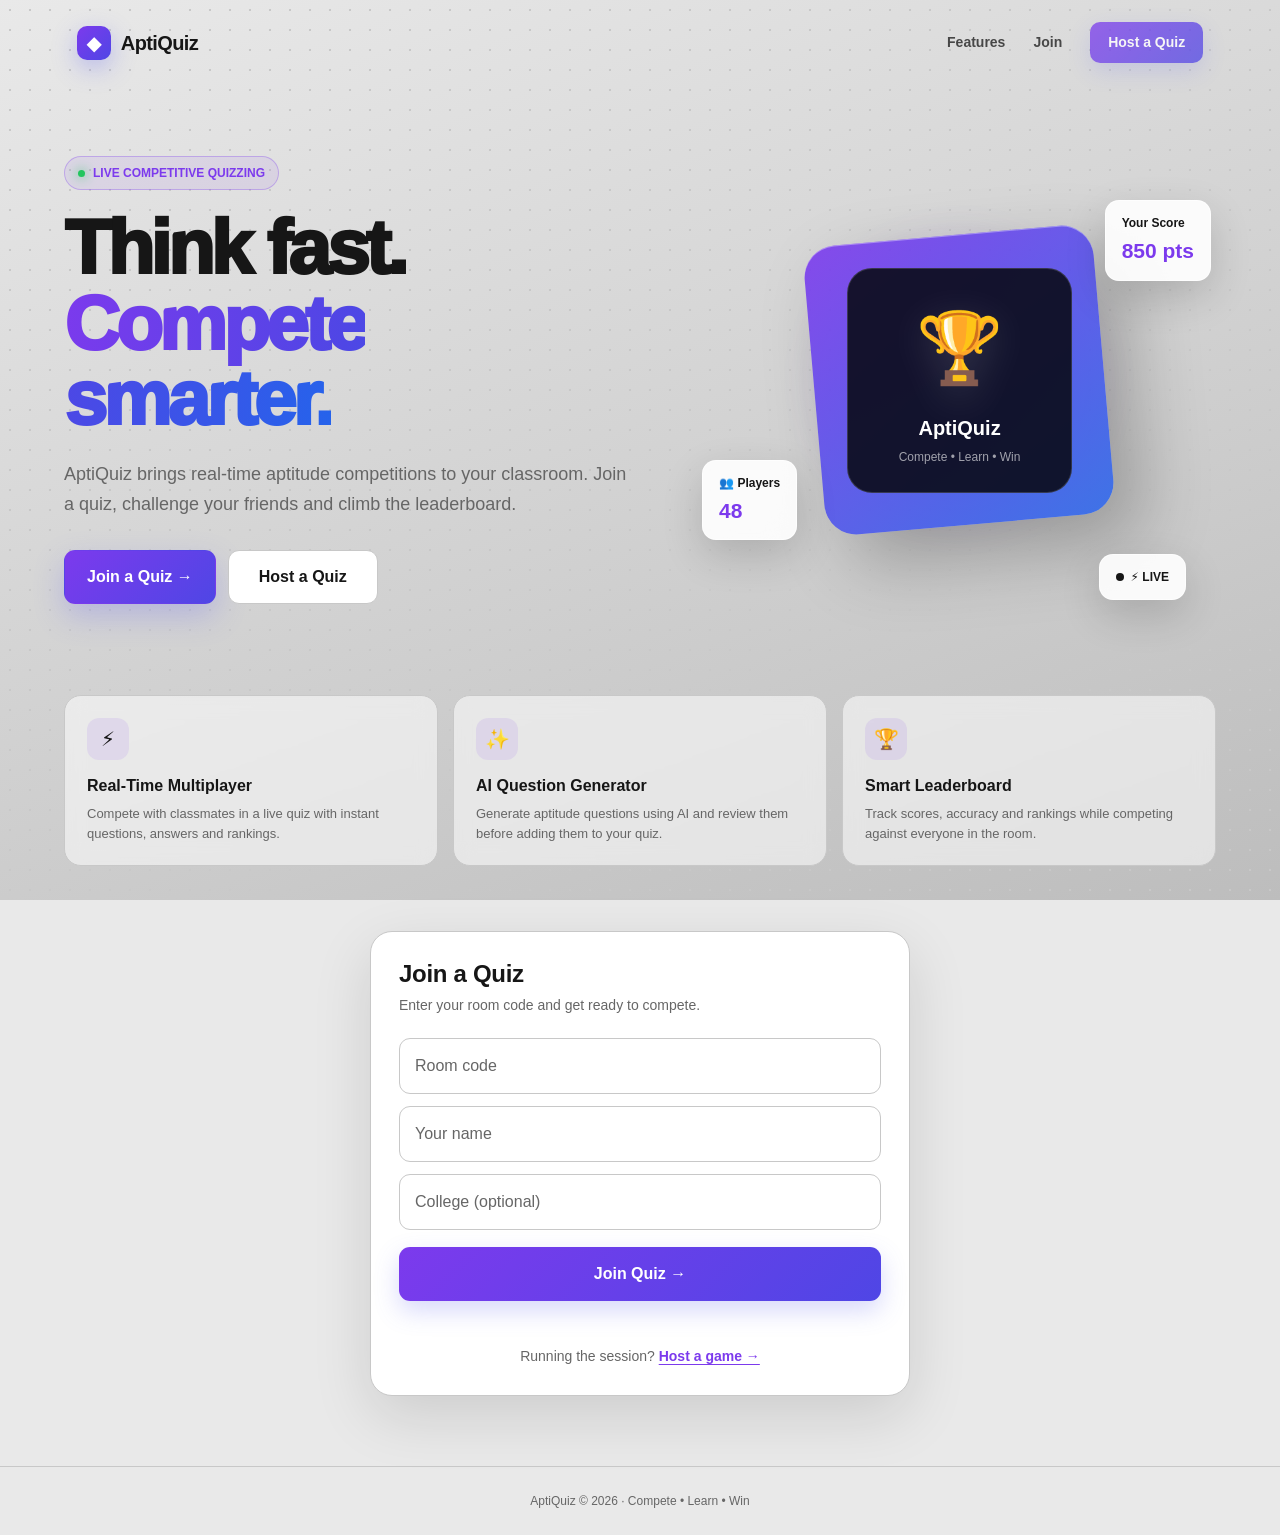
<file: frontend/index.html>
<!DOCTYPE html>
<html lang="en">
<head>
  <meta charset="utf-8">
  <meta name="viewport" content="width=device-width, initial-scale=1">

  <title>AptiQuiz — Compete. Learn. Win.</title>

  <link rel="stylesheet" href="style.css">

  <style>
    /* =========================================
       APTIQUIZ LANDING PAGE
       ========================================= */

    .landing-page {
      min-height: 100vh;
      display: flex;
      flex-direction: column;
      overflow-x: hidden;
    }

    /* ---------- Navigation ---------- */

    .landing-nav {
      width: 100%;
      padding: 22px 6%;
      display: flex;
      align-items: center;
      justify-content: space-between;
      position: relative;
      z-index: 10;
    }

    .landing-brand {
      display: flex;
      align-items: center;
      gap: 10px;
      font-size: 20px;
      font-weight: 900;
      letter-spacing: -0.6px;
    }

    .landing-brand-icon {
      width: 34px;
      height: 34px;
      display: grid;
      place-items: center;
      border-radius: 10px;
      background: linear-gradient(135deg, #7c3aed, #4f46e5);
      color: white;
      box-shadow: 0 8px 25px rgba(99, 102, 241, .35);
    }

    .landing-nav-links {
      display: flex;
      align-items: center;
      gap: 28px;
    }

    .landing-nav-links a {
      color: var(--ink);
      text-decoration: none;
      font-size: 14px;
      font-weight: 700;
      opacity: .75;
      transition: .2s ease;
    }

    .landing-nav-links a:hover {
      opacity: 1;
    }

    .nav-start {
      padding: 10px 18px !important;
      border-radius: 10px !important;
      color: white !important;
      background: linear-gradient(135deg, #7c3aed, #4f46e5) !important;
      border: none !important;
      box-shadow: 0 8px 25px rgba(99, 102, 241, .25);
    }

    /* ---------- Hero ---------- */

    .landing-hero {
      width: min(1180px, 90%);
      margin: auto;
      padding: 60px 0 80px;
      display: grid;
      grid-template-columns: 1.05fr .95fr;
      align-items: center;
      gap: 70px;
      flex: 1;
    }

    .hero-content {
      position: relative;
      z-index: 2;
    }

    .hero-badge {
      display: inline-flex;
      align-items: center;
      gap: 8px;
      padding: 7px 13px;
      border: 1px solid rgba(124, 58, 237, .3);
      border-radius: 999px;
      background: rgba(124, 58, 237, .08);
      color: #7c3aed;
      font-size: 12px;
      font-weight: 800;
      margin-bottom: 20px;
    }

    .hero-badge span {
      width: 7px;
      height: 7px;
      border-radius: 50%;
      background: #22c55e;
      box-shadow: 0 0 12px #22c55e;
    }

    .landing-title {
      margin: 0;
      max-width: 700px;
      font-size: clamp(48px, 6vw, 78px);
      line-height: .98;
      letter-spacing: -4px;
      font-weight: 950;
    }

    .gradient-text {
      background: linear-gradient(
        100deg,
        #7c3aed,
        #4f46e5,
        #2563eb
      );
      -webkit-background-clip: text;
      background-clip: text;
      color: transparent;
    }

    .landing-description {
      max-width: 570px;
      margin: 24px 0 30px;
      color: var(--mute);
      font-size: 18px;
      line-height: 1.65;
    }

    .hero-actions {
      display: flex;
      gap: 12px;
      flex-wrap: wrap;
    }

    .hero-btn {
      display: inline-flex;
      align-items: center;
      justify-content: center;
      min-width: 150px;
      padding: 14px 22px;
      border-radius: 11px;
      text-decoration: none;
      font-weight: 800;
      border: 1px solid transparent;
      transition: .2s ease;
    }

    .hero-btn.primary {
      color: white;
      background: linear-gradient(135deg, #7c3aed, #4f46e5);
      box-shadow: 0 12px 30px rgba(99, 102, 241, .28);
    }

    .hero-btn.primary:hover {
      transform: translateY(-2px);
      box-shadow: 0 16px 35px rgba(99, 102, 241, .38);
    }

    .hero-btn.secondary {
      color: var(--ink);
      background: var(--surface);
      border-color: var(--line);
    }

    .hero-btn.secondary:hover {
      transform: translateY(-2px);
      border-color: #7c3aed;
    }

    /* ---------- Hero Visual ---------- */

    .hero-visual {
      position: relative;
      min-height: 470px;
      display: grid;
      place-items: center;
    }

    .visual-glow {
      position: absolute;
      width: 340px;
      height: 340px;
      border-radius: 50%;
      background: radial-gradient(
        circle,
        rgba(124, 58, 237, .25),
        transparent 70%
      );
      filter: blur(10px);
    }

    .quiz-orb {
      position: relative;
      width: 290px;
      height: 290px;
      border-radius: 32px;
      transform: rotate(-5deg);
      background:
        linear-gradient(
          145deg,
          rgba(124, 58, 237, .9),
          rgba(37, 99, 235, .85)
        );
      box-shadow:
        25px 30px 70px rgba(0, 0, 0, .25),
        inset 0 1px 0 rgba(255,255,255,.35);
      display: grid;
      place-items: center;
    }

    .quiz-orb-inner {
      width: 225px;
      height: 225px;
      border-radius: 25px;
      background: rgba(10, 12, 25, .9);
      border: 1px solid rgba(255,255,255,.15);
      display: flex;
      flex-direction: column;
      justify-content: center;
      align-items: center;
      color: white;
      transform: rotate(5deg);
    }

    .trophy {
      font-size: 70px;
      margin-bottom: 12px;
      filter: drop-shadow(0 10px 20px rgba(255,255,255,.15));
    }

    .orb-title {
      font-size: 20px;
      font-weight: 900;
    }

    .orb-subtitle {
      margin-top: 5px;
      font-size: 12px;
      opacity: .6;
    }

    .floating-card {
      position: absolute;
      padding: 13px 16px;
      border-radius: 14px;
      background: rgba(255,255,255,.9);
      border: 1px solid rgba(255,255,255,.7);
      box-shadow: 0 15px 40px rgba(0,0,0,.16);
      backdrop-filter: blur(15px);
      font-size: 12px;
      font-weight: 800;
      z-index: 3;
    }

    .floating-card.score {
      top: 55px;
      right: 5px;
    }

    .floating-card.players {
      bottom: 75px;
      left: 0;
    }

    .floating-card.live {
      bottom: 15px;
      right: 30px;
    }

    .floating-number {
      display: block;
      font-size: 21px;
      margin-top: 3px;
      color: #7c3aed;
    }

    /* ---------- Features ---------- */

    .landing-features {
      width: min(1180px, 90%);
      margin: 0 auto 45px;
      display: grid;
      grid-template-columns: repeat(3, 1fr);
      gap: 15px;
    }

    .feature-card {
      padding: 22px;
      border: 1px solid var(--line);
      border-radius: 17px;
      background: rgba(255,255,255,.55);
      backdrop-filter: blur(10px);
      transition: .25s ease;
    }

    .feature-card:hover {
      transform: translateY(-4px);
      border-color: rgba(124, 58, 237, .45);
      box-shadow: 0 15px 35px rgba(0,0,0,.08);
    }

    .feature-icon {
      width: 42px;
      height: 42px;
      display: grid;
      place-items: center;
      border-radius: 12px;
      background: rgba(124,58,237,.1);
      font-size: 20px;
      margin-bottom: 14px;
    }

    .feature-card h3 {
      margin: 0 0 6px;
      font-size: 16px;
    }

    .feature-card p {
      margin: 0;
      color: var(--mute);
      font-size: 13px;
      line-height: 1.5;
    }

    /* ---------- Join Panel ---------- */

    .join-panel {
      width: min(540px, 92%);
      margin: 20px auto 70px;
      padding: 28px;
      border-radius: 22px;
      background: var(--surface);
      border: 1px solid var(--line);
      box-shadow: 0 20px 60px rgba(0,0,0,.12);
    }

    .join-panel h2 {
      margin: 0 0 6px;
      font-size: 24px;
    }

    .join-panel > p {
      margin: 0 0 22px;
      color: var(--mute);
      font-size: 14px;
    }

    .join-panel .row {
      margin-bottom: 12px;
    }

    .join-panel input {
      padding: 15px;
      border-radius: 11px;
      border: 1px solid var(--line);
      transition: .2s ease;
    }

    .join-panel input:focus {
      border-color: #7c3aed;
      box-shadow: 0 0 0 4px rgba(124,58,237,.1);
    }

    #join {
      width: 100%;
      margin-top: 5px;
      padding: 15px;
      border: 0;
      border-radius: 11px;
      background: linear-gradient(135deg, #7c3aed, #4f46e5);
      color: white;
      box-shadow: 0 10px 25px rgba(99,102,241,.25);
    }

    .host-link {
      text-align: center;
      margin-top: 17px !important;
      margin-bottom: 0 !important;
    }

    .host-link a {
      color: #7c3aed;
    }

    /* ---------- Footer ---------- */

    .landing-footer {
      padding: 25px 6%;
      border-top: 1px solid var(--line);
      color: var(--mute);
      font-size: 12px;
      text-align: center;
    }

    /* ---------- Responsive ---------- */

    @media (max-width: 850px) {

      .landing-nav-links a:not(.nav-start) {
        display: none;
      }

      .landing-hero {
        grid-template-columns: 1fr;
        text-align: center;
        gap: 20px;
        padding-top: 35px;
      }

      .hero-content {
        display: flex;
        flex-direction: column;
        align-items: center;
      }

      .landing-description {
        font-size: 16px;
      }

      .hero-visual {
        min-height: 370px;
        order: -1;
      }

      .quiz-orb {
        width: 230px;
        height: 230px;
      }

      .quiz-orb-inner {
        width: 180px;
        height: 180px;
      }

      .trophy {
        font-size: 52px;
      }

      .floating-card.score {
        right: 5%;
      }

      .floating-card.players {
        left: 5%;
      }

      .landing-features {
        grid-template-columns: 1fr;
      }
    }

    @media (max-width: 500px) {

      .landing-nav {
        padding: 17px 5%;
      }

      .landing-title {
        font-size: 47px;
        letter-spacing: -2.5px;
      }

      .hero-actions {
        width: 100%;
        flex-direction: column;
      }

      .hero-btn {
        width: 100%;
      }

      .hero-visual {
        min-height: 330px;
      }

      .floating-card {
        transform: scale(.85);
      }

      .join-panel {
        padding: 22px;
      }
    }

    @media (prefers-reduced-motion: no-preference) {

      .quiz-orb {
        animation: floatingOrb 5s ease-in-out infinite;
      }

      .floating-card {
        animation: floatingCard 4s ease-in-out infinite;
      }

      .floating-card.players {
        animation-delay: .8s;
      }

      .floating-card.live {
        animation-delay: 1.5s;
      }

      @keyframes floatingOrb {
        0%, 100% {
          transform: rotate(-5deg) translateY(0);
        }

        50% {
          transform: rotate(-3deg) translateY(-10px);
        }
      }

      @keyframes floatingCard {
        0%, 100% {
          transform: translateY(0);
        }

        50% {
          transform: translateY(-6px);
        }
      }
    }
  </style>
</head>

<body>

<div class="landing-page">

  <!-- ================= NAVBAR ================= -->

  <nav class="landing-nav">

    <div class="landing-brand">
      <div class="landing-brand-icon">◆</div>
      <span>AptiQuiz</span>
    </div>

    <div class="landing-nav-links">
      <a href="#features">Features</a>
      <a href="#join-section">Join</a>
      <a href="host.html" class="nav-start">Host a Quiz</a>
    </div>

  </nav>


  <!-- ================= HERO ================= -->

  <section class="landing-hero">

    <div class="hero-content">

      <div class="hero-badge">
        <span></span>
        LIVE COMPETITIVE QUIZZING
      </div>

      <h1 class="landing-title">
        Think fast.<br>
        <span class="gradient-text">Compete smarter.</span>
      </h1>

      <p class="landing-description">
        AptiQuiz brings real-time aptitude competitions to your classroom.
        Join a quiz, challenge your friends and climb the leaderboard.
      </p>

      <div class="hero-actions">
        <a href="#join-section" class="hero-btn primary">
          Join a Quiz →
        </a>

        <a href="host.html" class="hero-btn secondary">
          Host a Quiz
        </a>
      </div>

    </div>


    <!-- VISUAL -->

    <div class="hero-visual">

      <div class="visual-glow"></div>

      <div class="quiz-orb">

        <div class="quiz-orb-inner">

          <div class="trophy">🏆</div>

          <div class="orb-title">
            AptiQuiz
          </div>

          <div class="orb-subtitle">
            Compete • Learn • Win
          </div>

        </div>

      </div>


      <div class="floating-card score">
        Your Score
        <span class="floating-number">850 pts</span>
      </div>

      <div class="floating-card players">
        👥 Players
        <span class="floating-number">48</span>
      </div>

      <div class="floating-card live">
        ⚡ LIVE
      </div>

    </div>

  </section>


  <!-- ================= FEATURES ================= -->

  <section class="landing-features" id="features">

    <div class="feature-card">

      <div class="feature-icon">
        ⚡
      </div>

      <h3>Real-Time Multiplayer</h3>

      <p>
        Compete with classmates in a live quiz with instant
        questions, answers and rankings.
      </p>

    </div>


    <div class="feature-card">

      <div class="feature-icon">
        ✨
      </div>

      <h3>AI Question Generator</h3>

      <p>
        Generate aptitude questions using AI and review them
        before adding them to your quiz.
      </p>

    </div>


    <div class="feature-card">

      <div class="feature-icon">
        🏆
      </div>

      <h3>Smart Leaderboard</h3>

      <p>
        Track scores, accuracy and rankings while competing
        against everyone in the room.
      </p>

    </div>

  </section>


  <!-- ================= JOIN ================= -->

  <section class="join-panel" id="join-section">

    <h2>Join a Quiz</h2>

    <p>
      Enter your room code and get ready to compete.
    </p>

    <div class="row">
      <input
        id="code"
        placeholder="Room code"
        maxlength="5"
        autocapitalize="characters"
        autocomplete="off"
        aria-label="Room code"
      >
    </div>

    <div class="row">
      <input
        id="name"
        placeholder="Your name"
        maxlength="20"
        autocomplete="nickname"
        aria-label="Your name"
      >
    </div>

    <div class="row">
      <input
        id="college"
        placeholder="College (optional)"
        maxlength="40"
        aria-label="College"
      >
    </div>

    <button id="join">
      Join Quiz →
    </button>

    <div class="err" id="err" role="alert"></div>

    <p class="host-link">
      Running the session?
      <a href="host.html">Host a game →</a>
    </p>

  </section>


  <!-- ================= FOOTER ================= -->

  <footer class="landing-footer">
    AptiQuiz © 2026 · Compete • Learn • Win
  </footer>

</div>


<script src="app.js"></script>

<script>

  const { $ } = AQ;

  AQ.connect({

    joined: (m) => {

      AQ.setSession({
        role: 'player',
        code: m.code,
        key: m.pid
      });

      location.href = 'lobby.html';

    },

    error: (m) => {

      $('err').textContent = m.message;
      $('join').disabled = false;

    },

  }, { rejoin: false });


  const params = new URLSearchParams(location.search);

  if (params.get('code')) {

    $('code').value =
      params.get('code')
      .toUpperCase()
      .slice(0, 5);

  }


  function join() {

    $('err').textContent = '';

    $('join').disabled = true;

    AQ.send({

      type: 'join',

      code: $('code').value,

      name: $('name').value,

      college: $('college').value

    });

  }


  $('join').onclick = join;


  ['code', 'name', 'college'].forEach((id) => {

    $(id).addEventListener('keydown', (e) => {

      if (e.key === 'Enter') {
        join();
      }

    });

  });

</script>

</body>
</html>
</file>
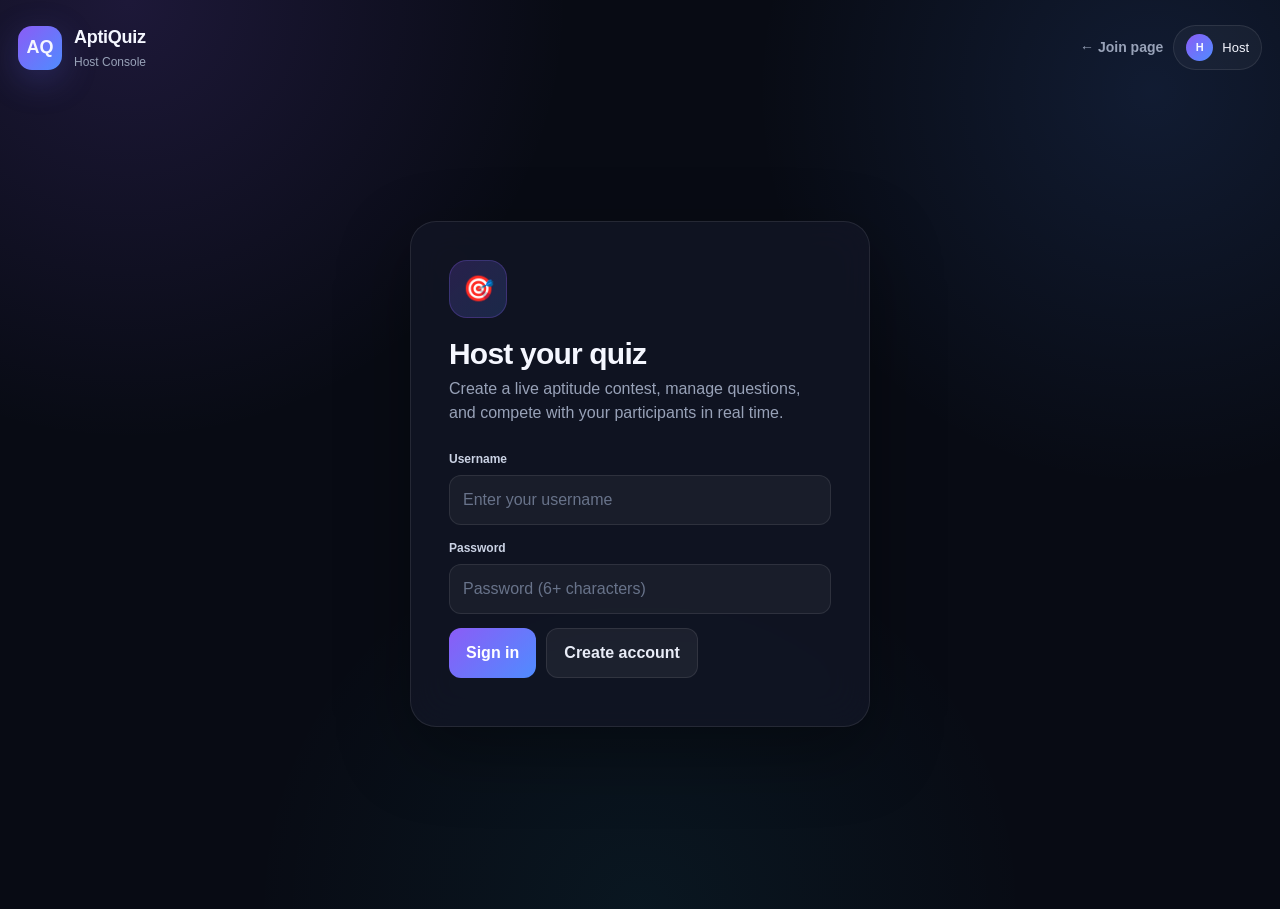
<file: frontend/host.html>
<!DOCTYPE html>
<html lang="en">
<head>
<meta charset="utf-8">
<meta name="viewport" content="width=device-width, initial-scale=1">

<title>Host Dashboard | AptiQuiz</title>

<link rel="stylesheet" href="style.css">

<style>
/* =========================================================
   HOST DASHBOARD
   ========================================================= */

:root {
  --host-bg: #080b14;
  --host-panel: rgba(18, 23, 38, 0.78);
  --host-panel-solid: #121726;
  --host-border: rgba(255,255,255,.09);
  --host-text: #f5f7ff;
  --host-muted: #98a2b8;
  --host-purple: #8b5cf6;
  --host-blue: #4f8cff;
  --host-cyan: #22d3ee;
  --host-green: #34d399;
  --host-red: #fb7185;
  --host-shadow: 0 24px 70px rgba(0,0,0,.35);
}

* {
  box-sizing: border-box;
}

body {
  margin: 0;
  min-height: 100vh;
  color: var(--host-text);
  background:
    radial-gradient(circle at 10% 0%, rgba(139,92,246,.16), transparent 30%),
    radial-gradient(circle at 90% 10%, rgba(79,140,255,.13), transparent 28%),
    radial-gradient(circle at 50% 100%, rgba(34,211,238,.06), transparent 35%),
    var(--host-bg);
}

.host-page {
  width: min(1400px, calc(100% - 36px));
  margin: 0 auto;
  padding: 24px 0 60px;
}

/* ---------- Top navigation ---------- */

.host-nav {
  display: flex;
  align-items: center;
  justify-content: space-between;
  gap: 20px;
  margin-bottom: 28px;
}

.host-brand {
  display: flex;
  align-items: center;
  gap: 12px;
}

.brand-icon {
  width: 44px;
  height: 44px;
  display: grid;
  place-items: center;
  border-radius: 14px;
  font-weight: 900;
  font-size: 18px;
  background: linear-gradient(135deg, var(--host-purple), var(--host-blue));
  box-shadow: 0 10px 35px rgba(99,102,241,.25);
}

.brand-text strong {
  display: block;
  font-size: 18px;
  letter-spacing: -.3px;
}

.brand-text span {
  display: block;
  color: var(--host-muted);
  font-size: 12px;
  margin-top: 2px;
}

.host-actions {
  display: flex;
  align-items: center;
  gap: 10px;
}

.nav-link {
  color: var(--host-muted);
  text-decoration: none;
  font-size: 14px;
  transition: .2s ease;
}

.nav-link:hover {
  color: white;
}

.user-pill {
  display: flex;
  align-items: center;
  gap: 9px;
  padding: 8px 12px;
  border: 1px solid var(--host-border);
  border-radius: 999px;
  background: rgba(255,255,255,.04);
  font-size: 13px;
}

.user-avatar {
  width: 27px;
  height: 27px;
  border-radius: 50%;
  display: grid;
  place-items: center;
  background: linear-gradient(135deg, var(--host-purple), var(--host-blue));
  font-size: 11px;
  font-weight: 800;
}

/* ---------- Auth ---------- */

.auth-wrapper {
  min-height: calc(100vh - 150px);
  display: grid;
  place-items: center;
}

.auth-card {
  width: min(460px, 100%);
  padding: 38px;
  border: 1px solid var(--host-border);
  border-radius: 26px;
  background: var(--host-panel);
  backdrop-filter: blur(20px);
  box-shadow: var(--host-shadow);
}

.auth-icon {
  width: 58px;
  height: 58px;
  display: grid;
  place-items: center;
  border-radius: 18px;
  margin-bottom: 20px;
  font-size: 25px;
  background: linear-gradient(135deg, rgba(139,92,246,.2), rgba(79,140,255,.18));
  border: 1px solid rgba(139,92,246,.25);
}

.auth-card h1 {
  margin: 0 0 8px;
  font-size: 30px;
  letter-spacing: -.8px;
}

.auth-card p {
  margin: 0 0 25px;
  color: var(--host-muted);
}

/* ---------- Dashboard hero ---------- */

.dashboard-hero {
  display: flex;
  justify-content: space-between;
  align-items: flex-end;
  gap: 25px;
  margin-bottom: 30px;
}

.hero-copy h1 {
  margin: 0 0 8px;
  font-size: clamp(30px, 5vw, 48px);
  letter-spacing: -1.8px;
  line-height: 1.05;
}

.gradient-text {
  background: linear-gradient(90deg, #ffffff, #a78bfa, #60a5fa);
  -webkit-background-clip: text;
  background-clip: text;
  color: transparent;
}

.hero-copy p {
  color: var(--host-muted);
  margin: 0;
  max-width: 650px;
  line-height: 1.6;
}

.hero-status {
  display: flex;
  align-items: center;
  gap: 9px;
  padding: 10px 14px;
  border: 1px solid rgba(52,211,153,.18);
  border-radius: 999px;
  background: rgba(52,211,153,.07);
  color: #b7f7d9;
  font-size: 13px;
  white-space: nowrap;
}

.status-dot {
  width: 8px;
  height: 8px;
  border-radius: 50%;
  background: var(--host-green);
  box-shadow: 0 0 12px rgba(52,211,153,.8);
}

/* ---------- Main grid ---------- */

.dashboard-grid {
  display: grid;
  grid-template-columns: minmax(0, 1.7fr) minmax(320px, .8fr);
  gap: 22px;
  align-items: start;
}

.left-column,
.right-column {
  display: grid;
  gap: 22px;
}

/* ---------- Panels ---------- */

.host-panel {
  border: 1px solid var(--host-border);
  border-radius: 22px;
  background: var(--host-panel);
  backdrop-filter: blur(18px);
  box-shadow: 0 15px 45px rgba(0,0,0,.22);
  overflow: hidden;
}

.panel-header {
  padding: 21px 22px;
  border-bottom: 1px solid var(--host-border);
  display: flex;
  justify-content: space-between;
  align-items: center;
  gap: 15px;
}

.panel-title {
  display: flex;
  align-items: center;
  gap: 11px;
}

.panel-icon {
  width: 36px;
  height: 36px;
  display: grid;
  place-items: center;
  border-radius: 11px;
  background: rgba(139,92,246,.12);
  border: 1px solid rgba(139,92,246,.16);
}

.panel-title h2 {
  margin: 0;
  font-size: 17px;
}

.panel-title p {
  margin: 3px 0 0;
  color: var(--host-muted);
  font-size: 12px;
}

.panel-body {
  padding: 22px;
}

/* ---------- Saved sets ---------- */

.saved-empty {
  padding: 30px 10px;
  text-align: center;
  color: var(--host-muted);
}

.saved-set {
  display: flex;
  justify-content: space-between;
  align-items: center;
  gap: 15px;
  padding: 15px;
  margin-bottom: 10px;
  border: 1px solid var(--host-border);
  border-radius: 15px;
  background: rgba(255,255,255,.025);
  transition: .2s ease;
}

.saved-set:hover {
  transform: translateY(-2px);
  border-color: rgba(139,92,246,.3);
  background: rgba(139,92,246,.045);
}

.saved-set:last-child {
  margin-bottom: 0;
}

.saved-info strong {
  display: block;
  font-size: 14px;
}

.saved-info span {
  display: block;
  color: var(--host-muted);
  font-size: 12px;
  margin-top: 4px;
}

/* ---------- Question builder ---------- */

.builder-intro {
  margin-bottom: 18px;
  padding: 15px;
  border-radius: 15px;
  background: linear-gradient(
    135deg,
    rgba(139,92,246,.08),
    rgba(79,140,255,.05)
  );
  border: 1px solid rgba(139,92,246,.12);
}

.builder-intro strong {
  font-size: 13px;
}

.builder-intro p {
  color: var(--host-muted);
  margin: 5px 0 0;
  font-size: 12px;
  line-height: 1.5;
}

.field-label {
  display: block;
  margin: 0 0 7px;
  color: #cbd3e5;
  font-size: 12px;
  font-weight: 600;
}

.field {
  margin-bottom: 14px;
}

.field-row {
  display: grid;
  grid-template-columns: 1fr 1fr;
  gap: 12px;
}

.field input,
.field select,
.field textarea {
  width: 100%;
}

.field textarea {
  min-height: 100px;
  resize: vertical;
}

.option-grid {
  display: grid;
  grid-template-columns: 1fr 1fr;
  gap: 12px;
}

.option-wrap {
  position: relative;
}

.option-letter {
  position: absolute;
  left: 12px;
  top: 50%;
  transform: translateY(-50%);
  width: 25px;
  height: 25px;
  display: grid;
  place-items: center;
  border-radius: 7px;
  background: rgba(139,92,246,.12);
  color: #c4b5fd;
  font-size: 11px;
  font-weight: 800;
  pointer-events: none;
}

.option-wrap input {
  padding-left: 48px;
}

.builder-actions {
  display: flex;
  flex-wrap: wrap;
  gap: 10px;
  margin-top: 7px;
}

/* ---------- Question list ---------- */

.question-list {
  display: grid;
  gap: 10px;
}

.question-card {
  display: flex;
  gap: 14px;
  align-items: flex-start;
  padding: 16px;
  border: 1px solid var(--host-border);
  border-radius: 16px;
  background: rgba(255,255,255,.025);
}

.question-number {
  flex: 0 0 34px;
  width: 34px;
  height: 34px;
  display: grid;
  place-items: center;
  border-radius: 10px;
  background: linear-gradient(135deg, rgba(139,92,246,.2), rgba(79,140,255,.15));
  color: #d8ccff;
  font-size: 12px;
  font-weight: 800;
}

.question-content {
  flex: 1;
  min-width: 0;
}

.question-content strong {
  display: block;
  line-height: 1.45;
  font-size: 14px;
}

.question-meta {
  display: flex;
  flex-wrap: wrap;
  gap: 7px;
  margin-top: 8px;
}

.meta-chip {
  padding: 4px 8px;
  border-radius: 999px;
  background: rgba(255,255,255,.05);
  color: var(--host-muted);
  font-size: 10px;
}

.meta-chip.correct {
  color: #a7f3d0;
  background: rgba(52,211,153,.08);
}

.question-remove {
  flex: 0 0 auto;
}

/* ---------- AI panel ---------- */

.ai-panel {
  position: relative;
  overflow: hidden;
}

.ai-panel::before {
  content: "";
  position: absolute;
  width: 180px;
  height: 180px;
  right: -80px;
  top: -80px;
  border-radius: 50%;
  background: rgba(139,92,246,.12);
  filter: blur(8px);
}

.ai-badge {
  display: inline-flex;
  align-items: center;
  gap: 6px;
  padding: 5px 9px;
  border-radius: 999px;
  background: linear-gradient(
    135deg,
    rgba(139,92,246,.18),
    rgba(79,140,255,.12)
  );
  border: 1px solid rgba(139,92,246,.18);
  color: #d8ccff;
  font-size: 10px;
  font-weight: 800;
  letter-spacing: .5px;
}

.ai-description {
  color: var(--host-muted);
  font-size: 13px;
  line-height: 1.6;
  margin: 14px 0 20px;
}

.ai-options {
  display: grid;
  gap: 11px;
}

.ai-generate-btn {
  width: 100%;
  margin-top: 7px;
  background: linear-gradient(135deg, #7c3aed, #4f46e5) !important;
  border: 0 !important;
  box-shadow: 0 12px 30px rgba(99,102,241,.2);
}

.ai-generate-btn:hover {
  transform: translateY(-1px);
}

/* ---------- AI review ---------- */

.ai-review-card {
  display: grid;
  gap: 12px;
  padding: 16px;
  border: 1px solid var(--host-border);
  border-radius: 16px;
  background: rgba(255,255,255,.025);
}

.ai-review-card.approved {
  border-color: rgba(52,211,153,.35);
  background: rgba(52,211,153,.045);
}

.ai-review-top {
  display: flex;
  justify-content: space-between;
  align-items: flex-start;
  gap: 12px;
}

.ai-review-number {
  color: #c4b5fd;
  font-size: 12px;
  font-weight: 800;
}

.ai-review-check {
  display: flex;
  align-items: center;
  gap: 7px;
  color: #a7f3d0;
  font-size: 11px;
}

.ai-review-check input {
  width: auto !important;
  accent-color: var(--host-purple);
}

.ai-review-card textarea,
.ai-review-card input,
.ai-review-card select {
  width: 100%;
}

.ai-review-options {
  display: grid;
  grid-template-columns: 1fr 1fr;
  gap: 10px;
}

.ai-review-actions {
  display: flex;
  gap: 8px;
  justify-content: flex-end;
}

.ai-generate-btn.loading {
  opacity: .7;
  pointer-events: none;
}

/* ---------- Quiz controls ---------- */

.launch-panel {
  background:
    linear-gradient(145deg, rgba(139,92,246,.11), rgba(79,140,255,.05)),
    var(--host-panel);
}

.quiz-summary {
  display: grid;
  grid-template-columns: repeat(3, 1fr);
  gap: 9px;
  margin-bottom: 16px;
}

.summary-box {
  padding: 13px 10px;
  border-radius: 13px;
  background: rgba(255,255,255,.04);
  border: 1px solid var(--host-border);
  text-align: center;
}

.summary-box strong {
  display: block;
  font-size: 20px;
}

.summary-box span {
  display: block;
  margin-top: 3px;
  color: var(--host-muted);
  font-size: 10px;
}

.launch-actions {
  display: grid;
  gap: 10px;
}

.create-room-btn {
  width: 100%;
  background: linear-gradient(135deg, #8b5cf6, #4f8cff) !important;
  border: 0 !important;
  box-shadow: 0 14px 35px rgba(99,102,241,.25);
  font-weight: 800;
  min-height: 50px;
}

.sample-btn {
  width: 100%;
}

/* ---------- Set title ---------- */

.title-input {
  margin-bottom: 11px;
}

.save-btn {
  width: 100%;
}

/* ---------- Utility ---------- */

.host-page input,
.host-page select,
.host-page textarea {
  color: var(--host-text);
  background: rgba(255,255,255,.045);
  border: 1px solid var(--host-border);
  border-radius: 12px;
  padding: 12px 13px;
  outline: none;
  transition: .2s ease;
}

.host-page input::placeholder,
.host-page textarea::placeholder {
  color: #68738a;
}

.host-page input:focus,
.host-page select:focus,
.host-page textarea:focus {
  border-color: rgba(139,92,246,.65);
  box-shadow: 0 0 0 3px rgba(139,92,246,.10);
}

/* Keep dropdown text readable in dark mode. */
.host-page select {
  color-scheme: dark;
  color: #f4f7ff;
}

.host-page select option {
  background: #111827;
  color: #f4f7ff;
}

.host-page button {
  border-radius: 12px;
  transition: .2s ease;
}

.host-page button:hover:not(:disabled) {
  transform: translateY(-1px);
}

.host-page button:disabled {
  opacity: .5;
  cursor: not-allowed;
}

.primary-btn {
  background: linear-gradient(135deg, var(--host-purple), var(--host-blue));
  color: white;
  border: 0;
  padding: 12px 17px;
  font-weight: 700;
}

.secondary-btn {
  background: rgba(255,255,255,.055);
  color: #e8ecf7;
  border: 1px solid var(--host-border);
  padding: 12px 17px;
}

.danger-btn {
  background: rgba(251,113,133,.07);
  color: #fda4af;
  border: 1px solid rgba(251,113,133,.16);
  padding: 8px 11px;
  font-size: 11px;
}

.mini-btn {
  padding: 8px 11px;
  font-size: 11px;
  border-radius: 9px !important;
}

.error-box {
  margin-top: 10px;
  color: #fda4af;
  font-size: 12px;
  line-height: 1.5;
}

.hidden {
  display: none !important;
}

.signed-user {
  color: var(--host-muted);
  font-size: 13px;
}

/* ---------- AI coming soon ---------- */

.ai-coming {
  margin-top: 15px;
  padding: 11px 12px;
  border-radius: 11px;
  border: 1px dashed rgba(139,92,246,.25);
  background: rgba(139,92,246,.045);
  color: #aeb8cc;
  font-size: 11px;
  line-height: 1.5;
}

/* ---------- Responsive ---------- */

@media (max-width: 1000px) {
  .dashboard-grid {
    grid-template-columns: 1fr;
  }

  .right-column {
    grid-template-columns: 1fr 1fr;
  }
}

@media (max-width: 700px) {
  .host-page {
    width: min(100% - 22px, 1400px);
    padding-top: 15px;
  }

  .host-nav {
    align-items: flex-start;
  }

  .host-actions {
    flex-direction: column;
    align-items: flex-end;
  }

  .dashboard-hero {
    align-items: flex-start;
    flex-direction: column;
  }

  .right-column {
    grid-template-columns: 1fr;
  }

  .field-row,
  .option-grid {
    grid-template-columns: 1fr;
  }

  .panel-header,
  .panel-body {
    padding: 17px;
  }

  .auth-card {
    padding: 27px 20px;
  }
}

@media (max-width: 470px) {
  .user-pill {
    display: none;
  }

  .quiz-summary {
    grid-template-columns: 1fr;
  }

  .host-actions .nav-link {
    display: none;
  }
}
</style>
</head>

<body>

<div class="host-page">

  <!-- =====================================================
       NAVIGATION
       ===================================================== -->

  <nav class="host-nav">

    <div class="host-brand">
      <div class="brand-icon">AQ</div>

      <div class="brand-text">
        <strong>AptiQuiz</strong>
        <span>Host Console</span>
      </div>
    </div>

    <div class="host-actions">
      <a class="nav-link" href="index.html">← Join page</a>

      <div class="user-pill">
        <div class="user-avatar" id="navAvatar">H</div>
        <span id="navUser">Host</span>
      </div>
    </div>

  </nav>


  <!-- =====================================================
       AUTHENTICATION
       ===================================================== -->

  <section id="auth" class="auth-wrapper">

    <div class="auth-card">

      <div class="auth-icon">🎯</div>

      <h1>Host your quiz</h1>

      <p>
        Create a live aptitude contest, manage questions,
        and compete with your participants in real time.
      </p>

      <div class="field">

        <label class="field-label" for="user">
          Username
        </label>

        <input
          id="user"
          placeholder="Enter your username"
          autocomplete="username"
          aria-label="Username"
        >

      </div>

      <div class="field">

        <label class="field-label" for="pass">
          Password
        </label>

        <input
          id="pass"
          type="password"
          placeholder="Password (6+ characters)"
          autocomplete="current-password"
          aria-label="Password"
        >

      </div>

      <div class="builder-actions">

        <button id="login" class="primary-btn">
          Sign in
        </button>

        <button id="register" class="secondary-btn">
          Create account
        </button>

      </div>

      <div class="error-box" id="aErr" role="alert"></div>

    </div>

  </section>


  <!-- =====================================================
       DASHBOARD
       ===================================================== -->

  <section id="dash" class="hidden">

    <!-- Dashboard hero -->

    <div class="dashboard-hero">

      <div class="hero-copy">

        <h1>
          Build your
          <span class="gradient-text">next contest.</span>
        </h1>

        <p>
          Create questions manually or use AI-assisted generation,
          review your quiz, and launch a live AptiQuiz room.
        </p>

      </div>

      <div class="hero-status">
        <span class="status-dot"></span>
        Host session active
      </div>

    </div>


    <!-- ===================================================
         MAIN DASHBOARD GRID
         =================================================== -->

    <div class="dashboard-grid">

      <!-- =================================================
           LEFT COLUMN
           ================================================= -->

      <div class="left-column">


        <!-- Saved sets -->

        <section class="host-panel">

          <div class="panel-header">

            <div class="panel-title">

              <div class="panel-icon">📚</div>

              <div>
                <h2>Saved question sets</h2>
                <p>Reuse quizzes you have already created.</p>
              </div>

            </div>

          </div>

          <div class="panel-body">

            <div id="sets">

              <div class="saved-empty">
                No saved sets yet.
              </div>

            </div>

          </div>

        </section>


        <!-- Manual question builder -->

        <section class="host-panel">

          <div class="panel-header">

            <div class="panel-title">

              <div class="panel-icon">✍️</div>

              <div>
                <h2>Question builder</h2>
                <p>Add your own aptitude questions.</p>
              </div>

            </div>

            <span class="ai-badge">
              MANUAL
            </span>

          </div>


          <div class="panel-body">

            <div class="builder-intro">

              <strong>
                Create a multiple-choice question
              </strong>

              <p>
                Add at least two options and select the correct
                answer before adding the question to your quiz.
              </p>

            </div>


            <!-- Question -->

            <div class="field">

              <label class="field-label" for="qText">
                Question
              </label>

              <textarea
                id="qText"
                placeholder="Example: What is 15% of 240?"
                aria-label="Question"
              ></textarea>

            </div>


            <!-- Options -->

            <div class="field">

              <label class="field-label">
                Answer options
              </label>

              <div class="option-grid">

                <div class="option-wrap">
                  <span class="option-letter">A</span>
                  <input id="o0" placeholder="Option A">
                </div>

                <div class="option-wrap">
                  <span class="option-letter">B</span>
                  <input id="o1" placeholder="Option B">
                </div>

                <div class="option-wrap">
                  <span class="option-letter">C</span>
                  <input id="o2" placeholder="Option C (optional)">
                </div>

                <div class="option-wrap">
                  <span class="option-letter">D</span>
                  <input id="o3" placeholder="Option D (optional)">
                </div>

              </div>

            </div>


            <!-- Question settings -->

            <div class="field-row">

              <div class="field">

                <label class="field-label" for="qCorrect">
                  Correct answer
                </label>

                <select id="qCorrect" aria-label="Correct answer">

                  <option value="0">
                    Correct: A
                  </option>

                  <option value="1">
                    Correct: B
                  </option>

                  <option value="2">
                    Correct: C
                  </option>

                  <option value="3">
                    Correct: D
                  </option>

                </select>

              </div>


              <div class="field">

                <label class="field-label" for="qDiff">
                  Difficulty
                </label>

                <select id="qDiff" aria-label="Difficulty">

                  <option>
                    Easy
                  </option>

                  <option selected>
                    Medium
                  </option>

                  <option>
                    Hard
                  </option>

                </select>

              </div>

            </div>


            <div class="field-row">

              <div class="field">

                <label class="field-label" for="qTopic">
                  Topic
                </label>

                <input
                  id="qTopic"
                  placeholder="e.g. Percentages"
                >

              </div>


              <div class="field">

                <label class="field-label" for="qTime">
                  Time limit
                </label>

                <input
                  id="qTime"
                  type="number"
                  min="5"
                  max="120"
                  value="20"
                  aria-label="Seconds to answer"
                >

              </div>

            </div>


            <div class="builder-actions">

              <button id="addQ" class="primary-btn">
                + Add question
              </button>

              <button id="sample" class="secondary-btn">
                Load 5 sample questions
              </button>

            </div>

            <div class="error-box" id="qErr" role="alert"></div>

          </div>

        </section>


        <!-- Question preview -->

        <section class="host-panel">

          <div class="panel-header">

            <div class="panel-title">

              <div class="panel-icon">📝</div>

              <div>
                <h2>Your questions</h2>
                <p>Review the questions before launching.</p>
              </div>

            </div>

            <span class="ai-badge">
              LIVE PREVIEW
            </span>

          </div>

          <div class="panel-body">

            <div id="qList" class="question-list">

              <div class="saved-empty">
                No questions added yet.
              </div>

            </div>

          </div>

        </section>


      </div>


      <!-- =================================================
           RIGHT COLUMN
           ================================================= -->

      <div class="right-column">


        <!-- AI Question Generator -->

        <section class="host-panel ai-panel">

          <div class="panel-header">

            <div class="panel-title">

              <div class="panel-icon">🤖</div>

              <div>
                <h2>AI question generator</h2>
                <p>Create questions with AI assistance.</p>
              </div>

            </div>

          </div>


          <div class="panel-body">

            <span class="ai-badge">
              ✨ AI ASSISTED
            </span>

            <p class="ai-description">
              Give AptiQuiz a topic and difficulty. AI will generate
              questions that you can review, edit, and approve before
              adding them to your quiz.
            </p>


            <div class="ai-options">

              <div class="field">

                <label class="field-label">
                  Topic
                </label>

                <input
                  id="aiTopic"
                  placeholder="e.g. Probability"
                >

              </div>


              <div class="field-row">

                <div class="field">

                  <label class="field-label">
                    Difficulty
                  </label>

                  <select id="aiDifficulty">

                    <option>
                      Easy
                    </option>

                    <option selected>
                      Medium
                    </option>

                    <option>
                      Hard
                    </option>

                  </select>

                </div>


                <div class="field">

                  <label class="field-label">
                    Questions
                  </label>

                  <select id="aiCount">

                    <option>5</option>
                    <option>10</option>
                    <option>15</option>

                  </select>

                </div>

              </div>


              <div class="field">

                <label class="field-label">
                  Extra instructions
                </label>

                <textarea
                  id="aiInstructions"
                  placeholder="Example: Focus on placement aptitude questions."
                ></textarea>

              </div>


              <button
                id="generateAI"
                class="primary-btn ai-generate-btn"
                type="button"
              >
                ✨ Generate questions
              </button>

            </div>


            <div class="ai-coming">
              🤖 AI questions are generated for review first. Approve them individually or add all approved questions to your quiz.
            </div>

          </div>

        </section>


        <!-- AI Review -->

        <section class="host-panel hidden" id="aiReviewPanel">

          <div class="panel-header">
            <div class="panel-title">
              <div class="panel-icon">🔎</div>
              <div>
                <h2>Review AI questions</h2>
                <p>Edit, remove, or approve generated questions.</p>
              </div>
            </div>

            <span class="ai-badge" id="aiReviewCount">0 GENERATED</span>
          </div>

          <div class="panel-body">
            <div id="aiReviewList" class="question-list"></div>

            <div class="builder-actions">
              <button id="addApprovedAI" class="primary-btn" type="button">
                ✓ Add approved questions
              </button>
              <button id="clearAI" class="secondary-btn" type="button">
                Clear review
              </button>
            </div>

            <div class="error-box" id="aiErr" role="alert"></div>
          </div>

        </section>


        <!-- Quiz summary / Launch -->

        <section class="host-panel launch-panel">

          <div class="panel-header">

            <div class="panel-title">

              <div class="panel-icon">🚀</div>

              <div>
                <h2>Launch contest</h2>
                <p>Save your set or create a live room.</p>
              </div>

            </div>

          </div>


          <div class="panel-body">


            <div class="quiz-summary">

              <div class="summary-box">

                <strong id="questionCount">
                  0
                </strong>

                <span>Questions</span>

              </div>


              <div class="summary-box">

                <strong id="estimatedTime">
                  0
                </strong>

                <span>Minutes</span>

              </div>


              <div class="summary-box">

                <strong>
                  Live
                </strong>

                <span>Mode</span>

              </div>

            </div>


            <div class="field title-input">

              <label class="field-label" for="title">
                Question set title
              </label>

              <input
                id="title"
                placeholder="e.g. Campus Placement Aptitude"
                maxlength="60"
                aria-label="Set title"
              >

            </div>


            <div class="launch-actions">

              <button
                id="save"
                class="secondary-btn save-btn"
              >
                💾 Save question set
              </button>

              <button
                id="create"
                class="primary-btn create-room-btn"
              >
                🚀 Create live room
              </button>

            </div>


            <div class="error-box" id="hErr" role="alert"></div>

          </div>

        </section>


        <!-- Host info -->

        <section class="host-panel">

          <div class="panel-body">

            <div class="signed-user">
              Signed in as
              <strong id="who">Host</strong>.
              <a href="#" id="logout">Sign out</a>
            </div>

          </div>

        </section>


      </div>

    </div>

  </section>

</div>


<script src="app.js"></script>

<script>
  const { $, esc } = AQ;

  let questions = [];
  let savedSets = [];


  // =========================================================
  // AUTH
  // =========================================================

  function showDash(name) {

    $('auth').classList.add('hidden');
    $('dash').classList.remove('hidden');

    $('who').textContent = name;
    $('navUser').textContent = name;

    const initial = (name || 'H').charAt(0).toUpperCase();
    $('navAvatar').textContent = initial;

    loadSets();
    updateSummary();
  }


  async function auth(mode) {

    $('aErr').textContent = '';

    try {

      const r = await AQ.api(
        '/api/auth',
        'POST',
        {
          mode,
          username: $('user').value,
          password: $('pass').value
        }
      );

      localStorage.setItem('aq_token', r.token);
      localStorage.setItem('aq_user', r.username);

      showDash(r.username);

    } catch (e) {

      $('aErr').textContent = e.message;

    }

  }


  $('login').onclick = () => auth('login');

  $('register').onclick = () => auth('register');


  $('pass').addEventListener('keydown', (e) => {

    if (e.key === 'Enter') {
      auth('login');
    }

  });


  $('logout').onclick = (e) => {

    e.preventDefault();

    localStorage.removeItem('aq_token');
    localStorage.removeItem('aq_user');

    location.reload();

  };


  // =========================================================
  // SAVED SETS
  // =========================================================

  async function loadSets() {

    try {

      savedSets = await AQ.api('/api/sets');

    } catch (e) {

      if (e.status === 401) {

        localStorage.removeItem('aq_token');
        location.reload();

      }

      return;

    }


    $('sets').innerHTML = savedSets.length

      ? savedSets.map((s) => `

        <div class="saved-set">

          <div class="saved-info">

            <strong>${esc(s.title)}</strong>

            <span>
              ${s.questions.length} questions
            </span>

          </div>

          <div>

            <button
              class="secondary-btn mini-btn"
              data-use="${s.id}"
            >
              Use
            </button>

            <button
              class="danger-btn mini-btn"
              data-del="${s.id}"
            >
              Delete
            </button>

          </div>

        </div>

      `).join('')

      : `
        <div class="saved-empty">
          No saved sets yet. Create your first question set below.
        </div>
      `;


    $('sets')
      .querySelectorAll('[data-use]')
      .forEach((b) => {

        b.onclick = () => {

          const s = savedSets.find(
            (x) => x.id === +b.dataset.use
          );

          questions = s.questions.slice();

          $('title').value = s.title;

          renderQs();
          updateSummary();

        };

      });


    $('sets')
      .querySelectorAll('[data-del]')
      .forEach((b) => {

        b.onclick = async () => {

          await AQ.api(
            '/api/sets/' + b.dataset.del,
            'DELETE'
          );

          loadSets();

        };

      });

  }


  // =========================================================
  // SAVE SET
  // =========================================================

  $('save').onclick = async () => {

    $('hErr').textContent = '';

    try {

      await AQ.api(
        '/api/sets',
        'POST',
        {
          title: $('title').value,
          questions
        }
      );

      loadSets();

    } catch (e) {

      $('hErr').textContent = e.message;

    }

  };


  // =========================================================
  // QUESTION BUILDER
  // =========================================================


  function renderQs() {

    if (!questions.length) {

      $('qList').innerHTML = `
        <div class="saved-empty">
          No questions added yet.
          Use the builder above to add one.
        </div>
      `;

      updateSummary();

      return;

    }


    $('qList').innerHTML = questions.map((q, i) => `

      <div class="question-card">

        <div class="question-number">
          ${i + 1}
        </div>

        <div class="question-content">

          <strong>
            ${esc(q.text)}
          </strong>

          <div class="question-meta">

            <span class="meta-chip">
              ${esc(q.topic)}
            </span>

            <span class="meta-chip">
              ${esc(q.difficulty)}
            </span>

            <span class="meta-chip">
              ${q.time}s
            </span>

            <span class="meta-chip correct">
              Answer ${String.fromCharCode(65 + q.correct)}
            </span>

          </div>

        </div>

        <button
          class="danger-btn question-remove"
          data-i="${i}"
        >
          Remove
        </button>

      </div>

    `).join('');


    $('qList')
      .querySelectorAll('button')
      .forEach((b) => {

        b.onclick = () => {

          questions.splice(+b.dataset.i, 1);

          renderQs();
          updateSummary();

        };

      });


    updateSummary();

  }


  // =========================================================
  // ADD QUESTION
  // =========================================================

  $('addQ').onclick = () => {

    const raw = [0, 1, 2, 3]
      .map((i) => $('o' + i).value.trim());

    const correct = +$('qCorrect').value;

    const text = $('qText').value.trim();


    if (!text) {

      $('qErr').textContent =
        'Write the question first.';

      return;

    }


    if (!raw[correct]) {

      $('qErr').textContent =
        'The correct answer points at an empty option.';

      return;

    }


    const options = raw.filter(Boolean);


    if (options.length < 2) {

      $('qErr').textContent =
        'Add at least two options.';

      return;

    }


    questions.push({

      text,

      options,

      correct:
        raw.slice(0, correct).filter(Boolean).length,

      topic:
        $('qTopic').value.trim() || 'General',

      difficulty:
        $('qDiff').value,

      time:
        +$('qTime').value || 20

    });


    [
      'qText',
      'o0',
      'o1',
      'o2',
      'o3'
    ].forEach((id) => {

      $(id).value = '';

    });


    $('qErr').textContent = '';

    renderQs();

    updateSummary();

  };


  // =========================================================
  // SAMPLE QUESTIONS
  // =========================================================

  $('sample').onclick = () => {

    questions = [

      {
        text: 'What is 15% of 240?',
        options: ['24', '30', '36', '48'],
        correct: 2,
        topic: 'Percentages',
        difficulty: 'Easy',
        time: 20
      },

      {
        text: 'A train covers 120 km in 2 hours. Its speed in m/s is about:',
        options: ['16.7', '20', '33.3', '60'],
        correct: 0,
        topic: 'Speed and time',
        difficulty: 'Medium',
        time: 30
      },

      {
        text: 'Next number: 2, 6, 12, 20, 30, ?',
        options: ['40', '42', '44', '36'],
        correct: 1,
        topic: 'Series',
        difficulty: 'Medium',
        time: 25
      },

      {
        text: 'A is twice as efficient as B. Together they finish a job in 12 days. A alone takes:',
        options: ['16', '18', '20', '24'],
        correct: 1,
        topic: 'Time and work',
        difficulty: 'Hard',
        time: 40
      },

      {
        text: 'Simple interest on Rs 5000 at 8% for 3 years is:',
        options: ['1000', '1200', '1500', '2400'],
        correct: 1,
        topic: 'Interest',
        difficulty: 'Easy',
        time: 20
      }

    ];


    $('title').value =
      $('title').value || 'Sample aptitude set';


    renderQs();
    updateSummary();

  };


  // =========================================================
  // QUIZ SUMMARY
  // =========================================================

  function updateSummary() {

    const count = questions.length;

    const seconds = questions.reduce(
      (total, q) => total + (+q.time || 0),
      0
    );

    $('questionCount').textContent = count;

    $('estimatedTime').textContent =
      count ? Math.max(1, Math.ceil(seconds / 60)) : 0;

  }


  // =========================================================
  // AI QUESTION GENERATOR
  // =========================================================

  let aiQuestions = [];

  function renderAIReview() {
    const panel = $('aiReviewPanel');
    const list = $('aiReviewList');

    if (!aiQuestions.length) {
      panel.classList.add('hidden');
      list.innerHTML = '';
      $('aiReviewCount').textContent = '0 GENERATED';
      return;
    }

    panel.classList.remove('hidden');
    $('aiReviewCount').textContent = `${aiQuestions.length} GENERATED`;

    list.innerHTML = aiQuestions.map((q, i) => `
      <div class="ai-review-card ${q.approved ? 'approved' : ''}" data-ai-card="${i}">
        <div class="ai-review-top">
          <span class="ai-review-number">AI QUESTION ${i + 1}</span>
          <label class="ai-review-check">
            <input type="checkbox" data-ai-approve="${i}" ${q.approved ? 'checked' : ''}>
            Approve
          </label>
        </div>

        <div class="field">
          <label class="field-label">Question</label>
          <textarea data-ai-text="${i}" rows="3">${esc(q.text || '')}</textarea>
        </div>

        <div class="ai-review-options">
          ${[0,1,2,3].map(j => `
            <div class="field">
              <label class="field-label">Option ${String.fromCharCode(65+j)}</label>
              <input data-ai-option="${i}-${j}" value="${esc(q.options?.[j] || '')}">
            </div>
          `).join('')}
        </div>

        <div class="field-row">
          <div class="field">
            <label class="field-label">Correct answer</label>
            <select data-ai-correct="${i}">
              ${[0,1,2,3].map(j => `
                <option value="${j}" ${+q.correct === j ? 'selected' : ''}>
                  Correct: ${String.fromCharCode(65+j)}
                </option>
              `).join('')}
            </select>
          </div>

          <div class="field">
            <label class="field-label">Time limit</label>
            <input type="number" min="5" max="120"
                   data-ai-time="${i}" value="${q.time || 30}">
          </div>
        </div>

        <div class="ai-review-actions">
          <button class="danger-btn mini-btn" type="button" data-ai-remove="${i}">
            Remove
          </button>
        </div>
      </div>
    `).join('');

    list.querySelectorAll('[data-ai-approve]').forEach((input) => {
      input.onchange = () => {
        const i = +input.dataset.aiApprove;
        syncAIQuestion(i);
        aiQuestions[i].approved = input.checked;
        renderAIReview();
      };
    });

    list.querySelectorAll('[data-ai-remove]').forEach((button) => {
      button.onclick = () => {
        aiQuestions.splice(+button.dataset.aiRemove, 1);
        renderAIReview();
      };
    });

    list.querySelectorAll('[data-ai-text], [data-ai-option], [data-ai-correct], [data-ai-time]')
      .forEach((el) => {
        el.onchange = () => {
          const i = el.dataset.aiText !== undefined
            ? +el.dataset.aiText
            : el.dataset.aiCorrect !== undefined
              ? +el.dataset.aiCorrect
              : el.dataset.aiTime !== undefined
                ? +el.dataset.aiTime
                : +(el.dataset.aiOption || '').split('-')[0];

          syncAIQuestion(i);
        };
      });
  }

  function syncAIQuestion(i) {
    const card = document.querySelector(`[data-ai-card="${i}"]`);
    if (!card || !aiQuestions[i]) return;

    const text = card.querySelector(`[data-ai-text="${i}"]`);
    const correct = card.querySelector(`[data-ai-correct="${i}"]`);
    const time = card.querySelector(`[data-ai-time="${i}"]`);

    aiQuestions[i].text = text ? text.value.trim() : aiQuestions[i].text;
    aiQuestions[i].options = [0,1,2,3].map(j => {
      const input = card.querySelector(`[data-ai-option="${i}-${j}"]`);
      return input ? input.value.trim() : '';
    });
    aiQuestions[i].correct = correct ? +correct.value : aiQuestions[i].correct;
    aiQuestions[i].time = time ? (+time.value || 30) : aiQuestions[i].time;
  }

  $('generateAI').onclick = async () => {
    $('aiErr').textContent = '';

    const topic = $('aiTopic').value.trim();
    const difficulty = $('aiDifficulty').value.trim().toLowerCase();
    const count = +$('aiCount').value;
    const instructions = $('aiInstructions').value.trim();

    if (!topic) {
      $('aiErr').textContent = 'Enter a topic first.';
      $('aiTopic').focus();
      return;
    }

    const button = $('generateAI');
    button.classList.add('loading');
    button.textContent = '✨ Generating...';

    try {
      const result = await AQ.api(
        '/api/ai/generate',
        'POST',
        {
          topic,
          difficulty,
          count,
          instructions
        }
      );

      aiQuestions = (result.questions || []).map(q => ({
        ...q,
        approved: false
      }));

      if (!aiQuestions.length) {
        throw new Error('The AI returned no questions.');
      }

      renderAIReview();
    } catch (e) {
      $('aiErr').textContent = e.message || 'AI generation failed.';
    } finally {
      button.classList.remove('loading');
      button.textContent = '✨ Generate questions';
    }
  };

  $('addApprovedAI').onclick = () => {
    $('aiErr').textContent = '';

    aiQuestions.forEach((q, i) => syncAIQuestion(i));

    const approved = aiQuestions.filter(q => q.approved);

    if (!approved.length) {
      $('aiErr').textContent =
        'Approve at least one AI question before adding it.';
      return;
    }

    const invalid = approved.find(
      q =>
        !q.text ||
        !Array.isArray(q.options) ||
        q.options.length !== 4 ||
        q.options.some(option => !option) ||
        q.correct < 0 ||
        q.correct > 3
    );

    if (invalid) {
      $('aiErr').textContent =
        'Every approved question needs text, four options, and a valid correct answer.';
      return;
    }

    questions.push(
      ...approved.map(q => ({
        text: q.text,
        options: q.options,
        correct: q.correct,
        topic: q.topic || $('aiTopic').value.trim() || 'General',
        difficulty: q.difficulty || $('aiDifficulty').value,
        time: +q.time || 30
      }))
    );

    const addedCount = approved.length;
    aiQuestions = [];
    renderAIReview();
    renderQs();
    updateSummary();

    $('hErr').textContent =
      `${addedCount} AI question${addedCount === 1 ? '' : 's'} added to your quiz.`;
  };

  $('clearAI').onclick = () => {
    aiQuestions = [];
    $('aiErr').textContent = '';
    renderAIReview();
  };


  // =========================================================
  // CREATE ROOM
  // =========================================================

  AQ.connect({

    created: (m) => {

      AQ.setSession({
        role: 'host',
        code: m.code,
        key: m.host_key
      });

      location.href = 'lobby.html';

    },


    error: (m) => {

      $('hErr').textContent = m.message;

      $('create').disabled = false;

    }

  }, {
    rejoin: false
  });


  $('create').onclick = () => {

    $('hErr').textContent = '';


    if (!questions.length) {

      $('hErr').textContent =
        'Add at least one question.';

      return;

    }


    $('create').disabled = true;


    AQ.send({

      type: 'host_create',

      token:
        localStorage.getItem('aq_token'),

      questions

    });

  };


  // =========================================================
  // INITIAL LOAD
  // =========================================================

  if (localStorage.getItem('aq_token')) {

    showDash(
      localStorage.getItem('aq_user') || ''
    );

  }

</script>

</body>
</html>
</file>
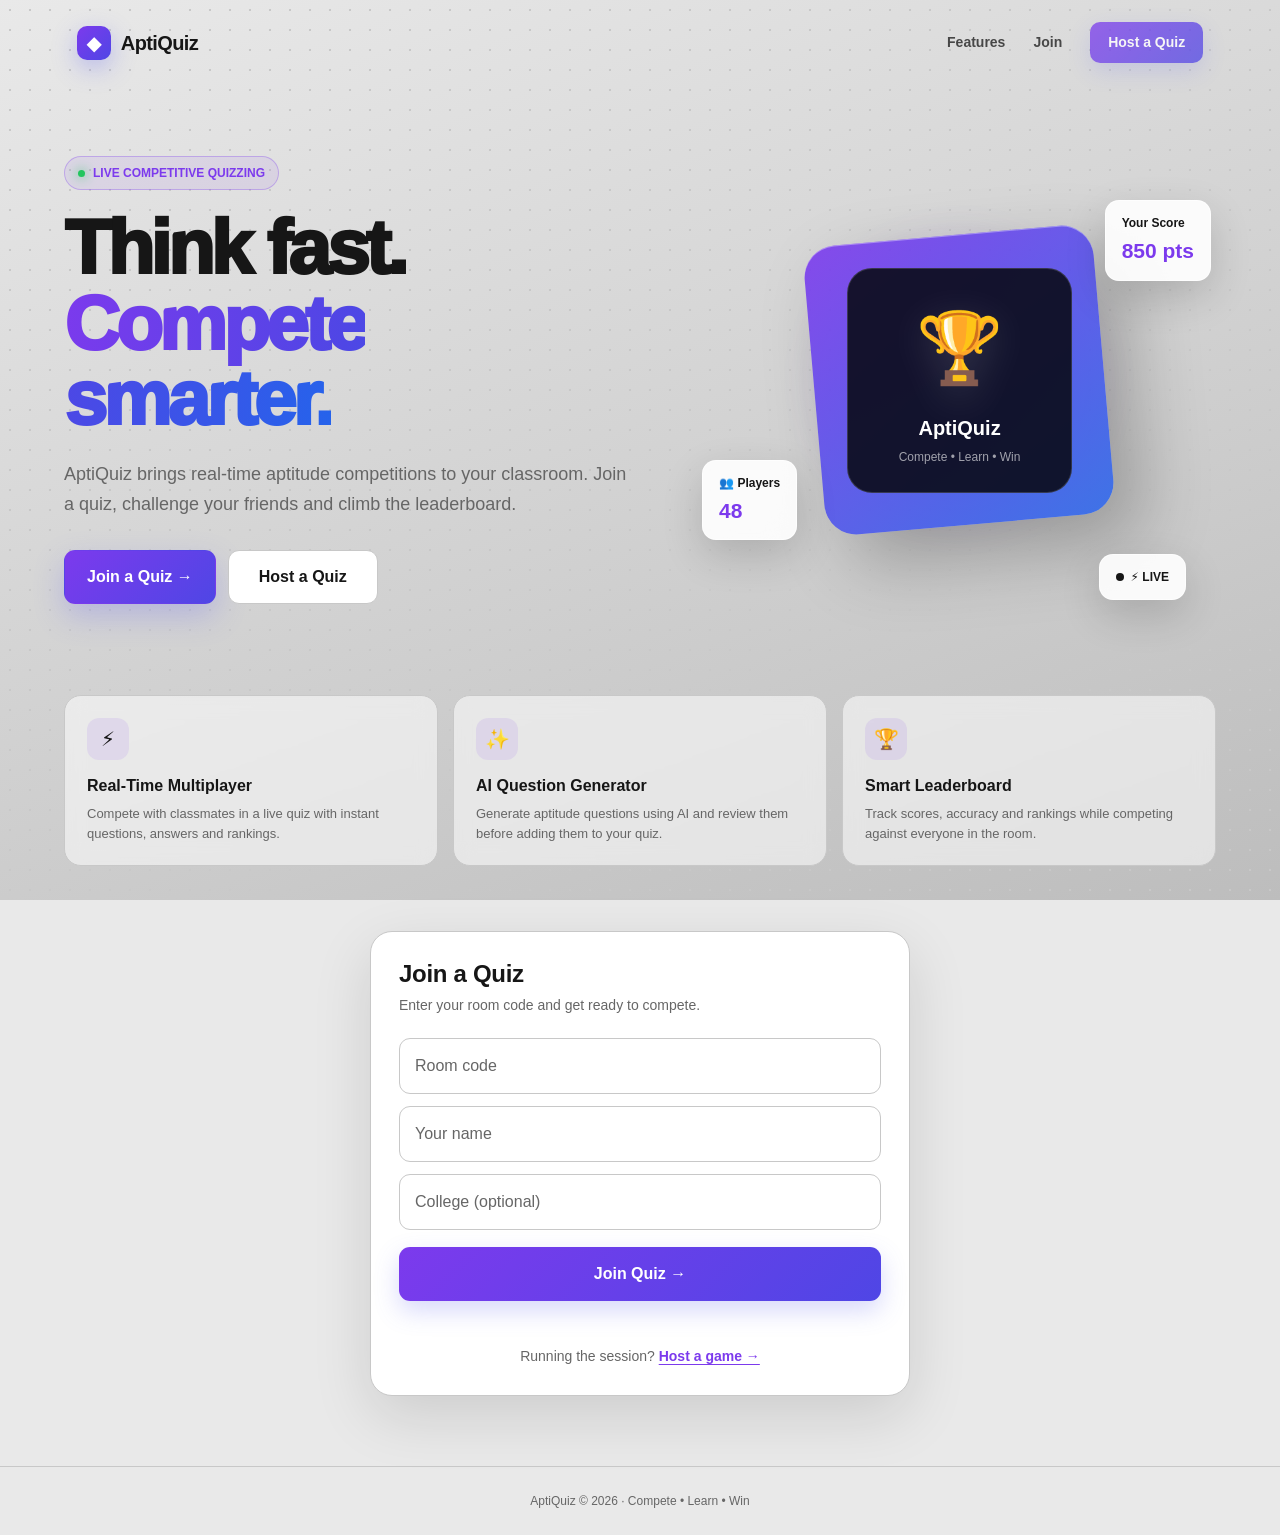
<file: frontend/leaderboard.html>
<!DOCTYPE html>
<html lang="en">
<head>
<meta charset="utf-8">
<meta name="viewport" content="width=device-width, initial-scale=1">
<title>Results | AptiQuiz</title>
<link rel="stylesheet" href="style.css">
</head>
<body>
<main>
  <div id="body"></div>
  <a class="btn alt" id="home" href="index.html">Back to home</a>
</main>
<script src="app.js"></script>
<script>
  const { $, esc } = AQ;
  const s = AQ.getSession();
  if (!s) location.replace('index.html');
  const host = s && s.role === 'host';
  $('home').onclick = () => AQ.clearSession();

  AQ.connect({
    final: (f) => {
      if (host) {
        $('body').innerHTML = `<h2>Final results</h2><table>${f.board.map((b) =>
          `<tr><td>${b.rank}</td><td>${esc(b.name)}${b.college ? ` <span class="meta">${esc(b.college)}</span>` : ''}</td><td>${b.score}</td></tr>`).join('')}</table><br>`;
        return;
      }
      const topics = Object.entries(f.topics).map(([t, v]) => `<tr><td>${esc(t)}</td><td>${v.right} / ${v.total}</td></tr>`).join('');
      const lg = f.league;
      $('body').innerHTML = `<h2>You finished ${f.rank} of ${f.of}</h2>
        <div class="stat">
          <div class="card"><div class="meta">Score</div><div class="big">${f.score}</div></div>
          <div class="card"><div class="meta">Accuracy</div><div class="big">${f.accuracy}%</div></div>
          <div class="card"><div class="meta">Avg time on correct</div><div class="big">${f.avg_seconds === null ? '-' : f.avg_seconds + 's'}</div></div>
          <div class="card"><div class="meta">Season score</div><div class="big">${lg.season}</div></div>
        </div>
        <div class="card"><b>League</b>
          <p class="meta">Player rank #${lg.player_rank}${lg.college ? `. ${esc(lg.college)} rank #${lg.college_rank}` : ''}</p></div>
        <div class="card"><b>By topic</b><table>${topics}</table></div><br>`;
    },
  });
</script>
</body>
</html>
</file>
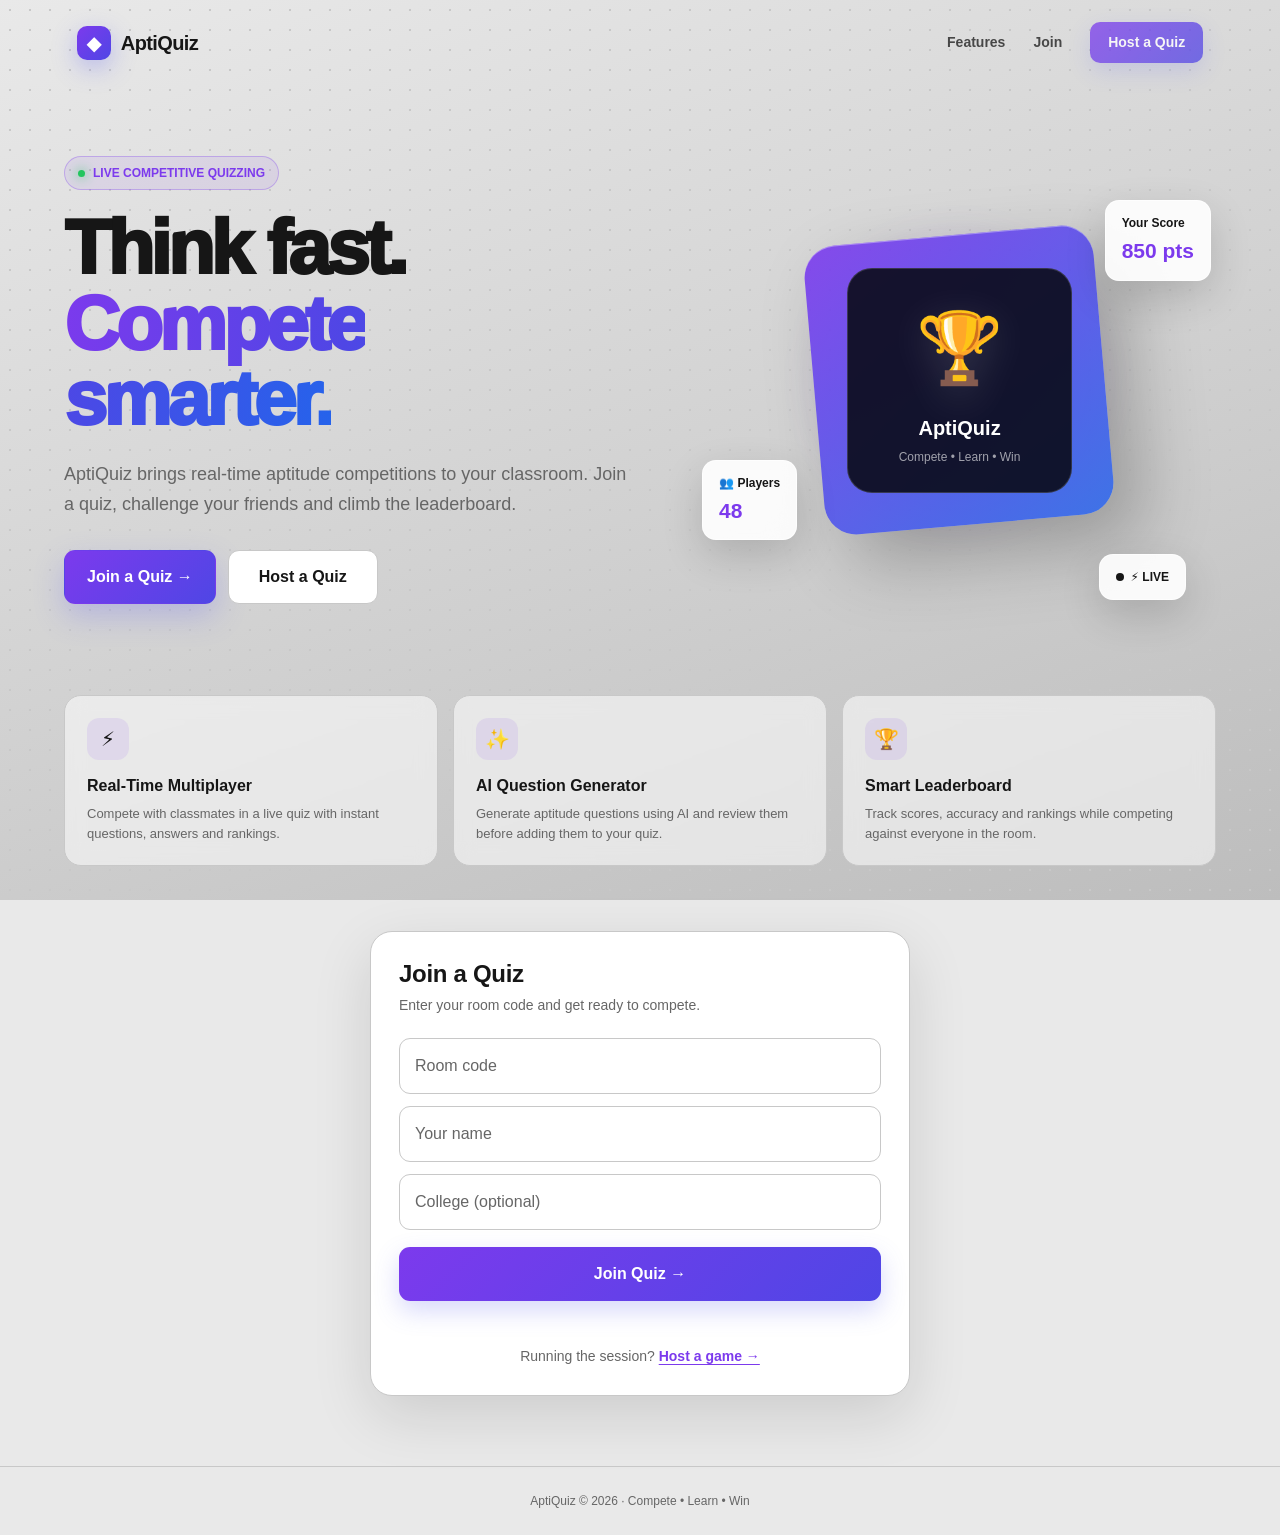
<file: frontend/lobby.html>
<!DOCTYPE html>
<html lang="en">
<head>
<meta charset="utf-8">
<meta name="viewport" content="width=device-width, initial-scale=1">
<title>Lobby | AptiQuiz</title>
<link rel="stylesheet" href="style.css">
</head>
<body>
<main>
  <h1><span>Lobby</span></h1>
  <p class="meta" id="hint"></p>
  <div class="code" id="code" aria-label="Room code"></div>
  <div class="card">
    <div class="meta" id="count" aria-live="polite">0 players</div>
    <div class="chips" id="list"></div>
  </div>
  <button id="start" class="hidden" disabled>Start game</button>
</main>
<script src="app.js"></script>
<script>
  const { $, esc } = AQ;
  const s = AQ.getSession();
  if (!s) location.replace('index.html');
  const host = s && s.role === 'host';
  $('code').textContent = s ? s.code : '';
  $('hint').textContent = host
    ? 'Students open ' + location.host + ' and enter this code.'
    : "You're in. Waiting for the host to start.";
  if (host) $('start').classList.remove('hidden');

  AQ.connect({
    lobby: (m) => {
      $('count').textContent = `${m.players.length} / ${m.max} players`;
      $('list').innerHTML = m.players.map((n) =>
        `<span class="chip">${esc(n)}${host ? `<button data-n="${esc(n)}" aria-label="Remove ${esc(n)}">&times;</button>` : ''}</span>`).join('');
      if (host) {
        $('start').disabled = m.players.length === 0;
        $('list').querySelectorAll('button').forEach((b) => b.onclick = () => AQ.send({ type: 'kick', name: b.dataset.n }));
      }
    },
  });
  $('start').onclick = () => { $('start').disabled = true; AQ.send({ type: 'start' }); };
</script>
</body>
</html>
</file>
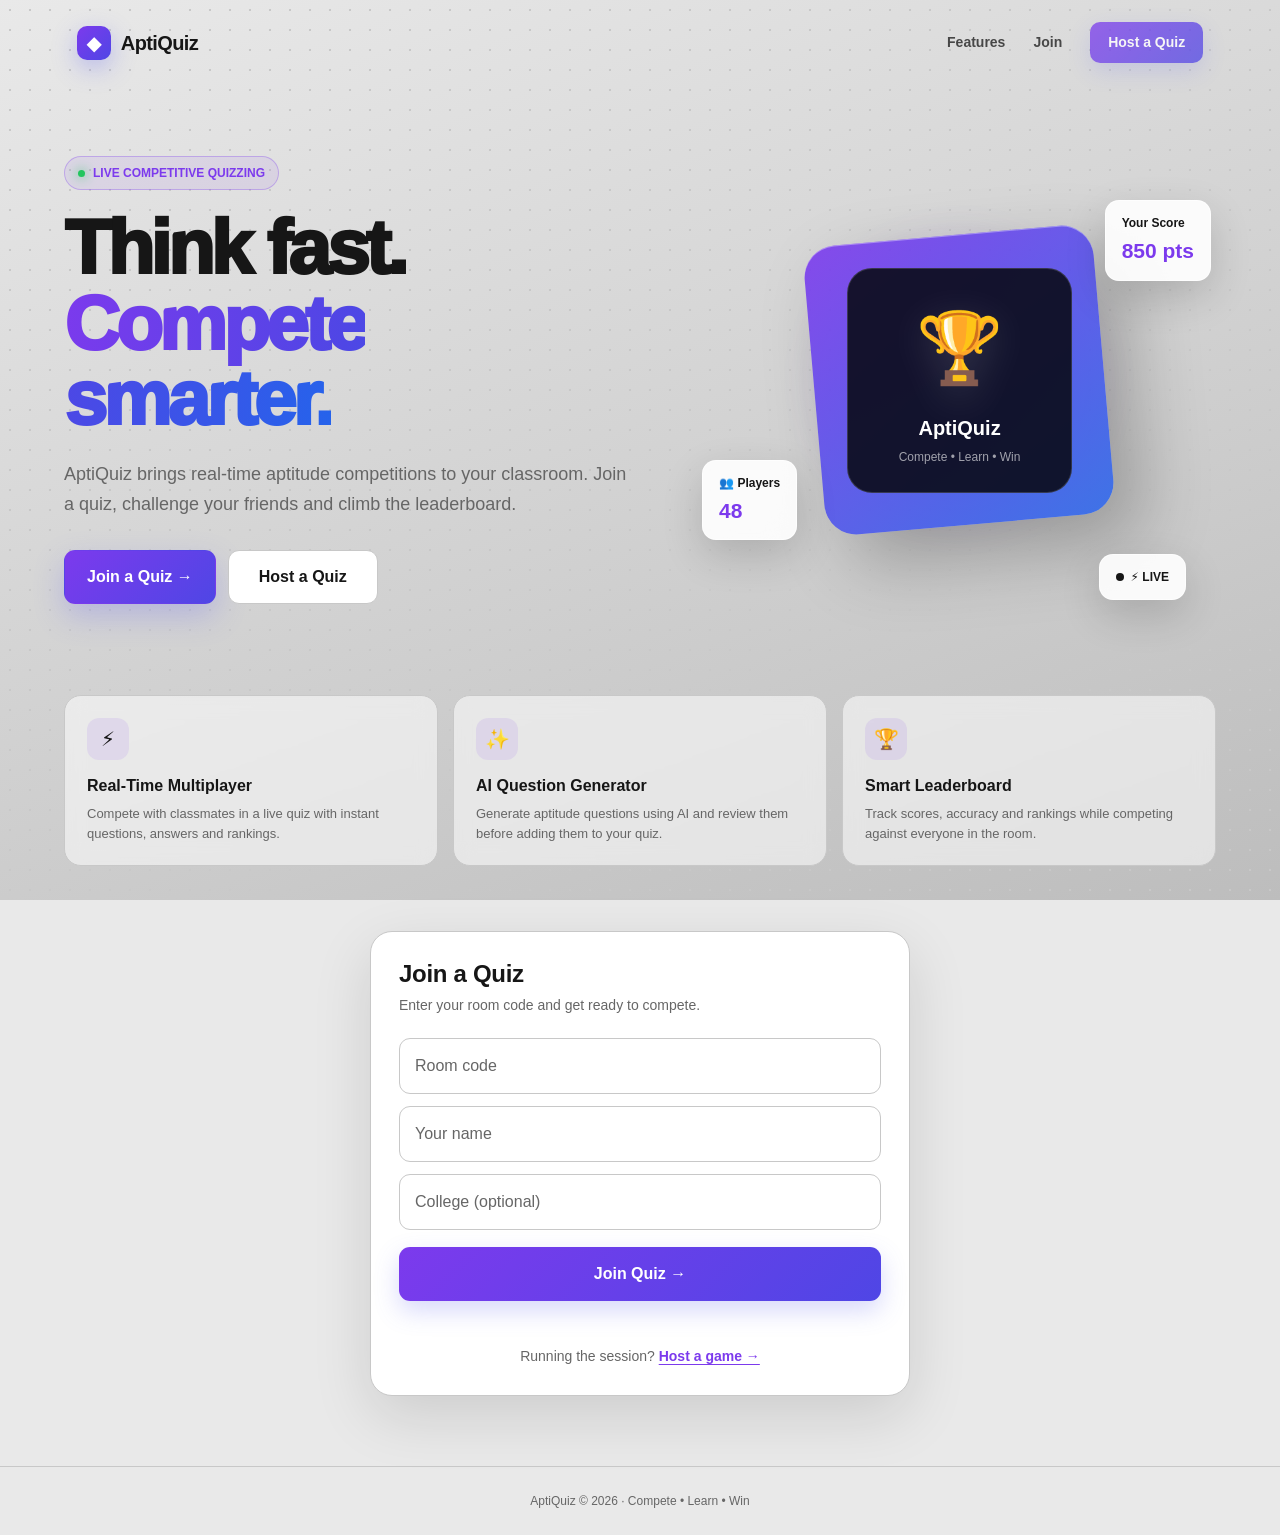
<file: frontend/quiz.html>
<!DOCTYPE html>
<html lang="en">
<head>
<meta charset="utf-8">
<meta name="viewport" content="width=device-width, initial-scale=1">
<title>Quiz | AptiQuiz</title>
<link rel="stylesheet" href="style.css">
</head>
<body>
<main>
  <!-- Question -->
  <section id="play" class="hidden">
    <div class="meta" id="meta"></div>
    <div class="bar"><i id="bar"></i></div>
    <div class="q" id="q"></div>
    <div id="opts"></div>
    <div class="meta" id="note" aria-live="polite"></div>
  </section>

  <!-- Reveal -->
  <section id="reveal" class="hidden">
    <div id="rBody"></div>
    <button id="next" class="hidden">Next question</button>
  </section>
</main>
<script src="app.js"></script>
<script>
  const { $, esc } = AQ;
  const s = AQ.getSession();
  if (!s) location.replace('index.html');
  const host = s && s.role === 'host';
  let tick = null;

  function view(id) {
    $('play').classList.toggle('hidden', id !== 'play');
    $('reveal').classList.toggle('hidden', id !== 'reveal');
  }
  function runTimer(sec) {
    clearInterval(tick);
    const end = Date.now() + sec * 1000;
    tick = setInterval(() => {
      const left = Math.max(0, end - Date.now());
      $('bar').style.width = (left / (sec * 1000) * 100) + '%';
      if (!left) clearInterval(tick);
    }, 100);
  }

  AQ.connect({
    question: (q) => {
      view('play');
      $('meta').textContent = `Question ${q.index + 1} of ${q.total}, ${q.topic}, ${q.difficulty}`;
      $('q').textContent = q.text;
      $('note').textContent = host ? `${q.answered || 0} / ${q.players} answered` : '';
      runTimer(q.time);
      $('opts').innerHTML = q.options.map((o, i) =>
        `<button class="opt" data-i="${i}" ${host ? 'disabled' : ''}>${esc(o)}</button>`).join('');
      if (!host) $('opts').querySelectorAll('.opt').forEach((b) => b.onclick = () => {
        $('opts').querySelectorAll('.opt').forEach((x) => x.disabled = true);
        b.classList.add('picked');
        AQ.send({ type: 'answer', choice: +b.dataset.i });
      });
    },
    locked: () => {
      $('note').textContent = 'Answer locked in. Waiting for the others.';
      $('opts').querySelectorAll('.opt').forEach((x) => x.disabled = true);
    },
    progress: (p) => { if (host) $('note').textContent = `${p.answered} / ${p.total} answered`; },
    reveal: (r) => {
      clearInterval(tick); view('reveal');
      if (host) {
        const max = Math.max(1, ...r.counts);
        $('rBody').innerHTML = `<h2>Answer: ${esc(r.options[r.answer])}</h2>` +
          r.options.map((o, i) => `<div class="card" style="${i === r.answer ? 'border-color:var(--ok)' : ''}">${esc(o)}
            <div class="bar"><i style="width:${r.counts[i] / max * 100}%"></i></div>${r.counts[i]} picked</div>`).join('') +
          `<h2>Leaderboard</h2><table>${r.board.map((b) => `<tr><td>${b.rank}</td><td>${esc(b.name)}</td><td>${b.score}</td></tr>`).join('')}</table><br>`;
        $('next').classList.remove('hidden');
        $('next').textContent = r.last ? 'Show final results' : 'Next question';
        $('next').disabled = false;
      } else {
        const ok = r.picked !== null && r.picked === r.correct;
        $('rBody').innerHTML = `<h2>${r.picked === null ? "Time's up" : ok ? 'Correct' : 'Not this one'}</h2>
          <div class="big" style="color:${ok ? 'var(--ok)' : 'var(--bad)'}">+${r.gained}</div>
          <p class="meta">Score ${r.score}. You're ${r.rank} of ${r.of}. Waiting for the host.</p>`;
      }
    },
  });
  $('next').onclick = () => { $('next').disabled = true; AQ.send({ type: 'next' }); };
</script>
</body>
</html>
</file>
<file: frontend/style.css>
/* AptiQuiz: black, white and gray. Stamped answer-sheet look: hard shadows, bubbles, boxed code. */
:root {
  --bg: #e9e9e9; --bg2: #bdbdbd; --surface: #ffffff; --ink: #161616; --mute: #666666; --line: #c8c8c8; --soft: #dadada; --sh: #161616;
  --font: "Helvetica Neue", Helvetica, Arial, system-ui, sans-serif;
}
@media (prefers-color-scheme: dark) {
  :root { --bg: #0f0f0f; --bg2: #2c2c2c; --surface: #1b1b1b; --ink: #f4f4f4; --mute: #9a9a9a; --line: #383838; --soft: #2a2a2a; --sh: #4c4c4c; }
}
* { box-sizing: border-box; }
body { margin: 0; color: var(--ink); font: 16px/1.5 var(--font); -webkit-font-smoothing: antialiased;
  background-color: var(--bg);
  background-image:
    radial-gradient(var(--line) 1px, transparent 1.3px),
    linear-gradient(160deg, var(--bg) 0%, var(--bg2) 100%);
  background-size: 20px 20px, 100% 100%;
  background-attachment: fixed; }
main { max-width: 600px; margin: 0 auto; padding: 24px 16px 64px; }

/* top bar */
.top { display: flex; justify-content: space-between; align-items: center; background: var(--ink); color: var(--bg);
  padding: 13px max(16px, calc((100% - 600px) / 2 + 16px)); }
.brand { display: flex; align-items: center; gap: 10px; font-weight: 900; font-size: 18px; letter-spacing: -.4px; }
.brand::before { content: ""; width: 20px; height: 20px; border-radius: 50%; border: 2.5px solid currentColor; background: radial-gradient(currentColor 34%, transparent 36%); }
.live { display: flex; align-items: center; gap: 7px; font-size: 13px; font-weight: 700; border: 1.5px solid currentColor; border-radius: 99px; padding: 2px 11px 2px 9px; }
.live::before { content: ""; width: 8px; height: 8px; border-radius: 50%; background: currentColor; }
@media (prefers-reduced-motion: no-preference) {
  .live::before { animation: blink 1.6s ease-in-out infinite; }
  .timer.urgent #sec { animation: blink .8s ease-in-out infinite; }
  .verdict, .pop { animation: pop .35s cubic-bezier(.2, 1.4, .4, 1) both; }
  .wait i { animation: dot 1.2s infinite; } .wait i:nth-child(2) { animation-delay: .2s; } .wait i:nth-child(3) { animation-delay: .4s; }
  .arc { transition: stroke-dashoffset .1s linear; }
}
@keyframes blink { 50% { opacity: .25; } }
@keyframes pop { from { transform: scale(.6); opacity: 0; } to { transform: scale(1); opacity: 1; } }
@keyframes dot { 0%, 80%, 100% { opacity: .25; } 40% { opacity: 1; } }

/* type */
h1 { font-size: 34px; line-height: 1.05; font-weight: 900; letter-spacing: -1.2px; margin: 4px 0 8px; }
h1.hero { font-size: clamp(42px, 12vw, 58px); line-height: .95; letter-spacing: -2.5px; margin: 0 0 14px; }
h2 { font-size: 20px; line-height: 1.2; font-weight: 800; letter-spacing: -.3px; margin: 26px 0 12px; }
h2:first-child { margin-top: 0; }
a { color: var(--ink); font-weight: 700; text-underline-offset: 3px; }
p.sub, .meta { color: var(--mute); }
p.sub { margin: 0 0 22px; }
.meta { font-weight: 500; }
.big { font-size: 44px; line-height: 1; font-weight: 900; letter-spacing: -1.5px; font-variant-numeric: tabular-nums; }

/* hero bubbles */
.bubbles { display: flex; gap: 10px; margin: 6px 0 20px; }
.bubbles i { display: grid; place-items: center; width: 36px; height: 36px; border: 2.5px solid var(--ink); border-radius: 50%; background: var(--surface); font: 800 14px var(--font); font-style: normal; }
.bubbles i.on { background: var(--ink); color: var(--bg); }

/* forms */
.row { display: flex; gap: 8px; margin-bottom: 10px; }
input, select { width: 100%; padding: 13px 14px; border: 2px solid var(--line); border-radius: 8px; background: var(--surface); font: inherit; color: var(--ink); }
input::placeholder { color: var(--mute); }
input:focus, select:focus { border-color: var(--ink); outline: none; }
button, a.btn { display: inline-block; font: inherit; font-weight: 800; padding: 14px 20px; border: 2px solid var(--ink); border-radius: 10px; background: var(--ink); color: var(--bg); cursor: pointer; text-decoration: none; text-align: center; }
button:hover:not(:disabled), a.btn:hover { background: var(--mute); border-color: var(--mute); }
button:active:not(:disabled), a.btn:active { transform: translateY(1px); }
button.alt, a.btn.alt { background: var(--surface); color: var(--ink); border-color: var(--ink); box-shadow: 3px 3px 0 var(--sh); }
button.alt:hover:not(:disabled), a.btn.alt:hover { background: var(--soft); border-color: var(--ink); }
button.alt:active:not(:disabled), a.btn.alt:active { transform: translate(3px, 3px); box-shadow: 0 0 0 var(--sh); }
button:disabled { opacity: .4; cursor: default; }
button.small { padding: 6px 12px; font-size: 14px; box-shadow: none; }
button:focus-visible, a:focus-visible { outline: 3px solid var(--mute); outline-offset: 3px; }
.row > button { flex: 1; }
.block { display: block; width: 100%; }
.err { min-height: 22px; font-weight: 700; margin-top: 6px; }
.err:not(:empty)::before { content: "! "; }
.hidden { display: none; }

/* surfaces */
.sheet { background: var(--surface); border: 2px solid var(--ink); border-radius: 14px; padding: 18px 18px 8px; box-shadow: 6px 6px 0 var(--sh); }
.sheet button { margin-bottom: 10px; }
.card { background: var(--surface); border: 1px solid var(--line); border-radius: 12px; padding: 16px; margin-bottom: 12px; }
.card.key { border: 3px solid var(--ink); }
.item { display: flex; justify-content: space-between; align-items: center; gap: 12px; }
.item > div:last-child { display: flex; gap: 6px; flex-shrink: 0; }
.stat { display: grid; grid-template-columns: 1fr 1fr; gap: 10px; margin-bottom: 12px; }
.stat .card { margin: 0; }

/* room code */
.code { display: flex; justify-content: center; gap: 8px; padding: 16px 0 26px; }
.code b { display: grid; place-items: center; width: 56px; height: 74px; border: 3px solid var(--ink); border-radius: 8px; background: var(--surface); font-size: 40px; font-weight: 900; box-shadow: 4px 4px 0 var(--sh); }
@media (max-width: 380px) { .code { gap: 6px; } .code b { width: 46px; height: 62px; font-size: 32px; } }

/* lobby */
.count { display: flex; align-items: baseline; gap: 10px; }
.chips { display: flex; flex-wrap: wrap; gap: 6px; margin-top: 12px; }
.chip { background: var(--bg); border: 1px solid var(--line); border-radius: 99px; padding: 4px 13px; font-weight: 600; }
.chip button { padding: 0 0 0 8px; border: 0; background: none; color: var(--mute); font-size: 18px; line-height: 1; }
.chip button:hover:not(:disabled) { background: none; color: var(--ink); }
.wait { display: inline-flex; gap: 4px; margin-left: 6px; vertical-align: middle; }
.wait i { width: 6px; height: 6px; border-radius: 50%; background: currentColor; }

/* quiz header: progress segments and ring timer */
.qhead { display: flex; justify-content: space-between; align-items: center; gap: 16px; margin-bottom: 18px; }
.qhead > div:first-child { flex: 1; min-width: 0; }
.seg { display: flex; gap: 4px; margin-top: 10px; }
.seg i { flex: 1; height: 6px; border-radius: 3px; background: var(--line); }
.seg i.on { background: var(--ink); }
.timer { position: relative; width: 64px; height: 64px; flex: none; }
.timer svg { width: 100%; height: 100%; transform: rotate(-90deg); }
.timer circle { fill: none; stroke-width: 4; }
.timer .trk { stroke: var(--soft); }
.timer .arc { stroke: var(--ink); stroke-linecap: round; stroke-dasharray: 119.4; stroke-dashoffset: 0; }
.timer #sec { position: absolute; inset: 0; display: grid; place-items: center; font-size: 22px; font-weight: 900; font-variant-numeric: tabular-nums; }
.q { font-size: 27px; line-height: 1.22; font-weight: 900; letter-spacing: -.6px; margin: 4px 0 22px; }

/* answer options */
.opt { display: flex; align-items: center; gap: 14px; width: 100%; margin-bottom: 12px; padding: 14px 16px; text-align: left; font-weight: 700; background: var(--surface); color: var(--ink); border: 2px solid var(--ink); border-radius: 12px; box-shadow: 4px 4px 0 var(--sh); cursor: pointer; }
div.opt { cursor: default; }
.opt .bub { flex: none; display: grid; place-items: center; width: 36px; height: 36px; border: 2px solid currentColor; border-radius: 50%; font-weight: 800; }
.opt .otx { flex: 1; }
button.opt:hover:not(:disabled) { background: var(--soft); border-color: var(--ink); }
button.opt:active:not(:disabled) { transform: translate(4px, 4px); box-shadow: 0 0 0 var(--sh); }
.opt.picked { background: var(--surface); transform: translate(4px, 4px); box-shadow: 0 0 0 var(--sh); }
.opt.picked .bub { background: var(--ink); color: var(--bg); }
.opt:disabled:not(.picked) { opacity: .5; }
.opt.right { background: var(--ink); color: var(--bg); }
.opt.right::after { content: "\2713"; font-size: 22px; font-weight: 900; }
.opt.wrong { background: repeating-linear-gradient(135deg, var(--soft) 0 7px, var(--surface) 7px 14px); border-style: dashed; box-shadow: none; }
.opt.wrong .otx { text-decoration: line-through; }
.opt.wrong::after { content: "\2717"; font-size: 22px; font-weight: 900; }
.opt.dim { opacity: .45; border-color: var(--line); box-shadow: none; }

/* reveal */
.verdict { display: grid; place-items: center; width: 76px; height: 76px; margin: 0 0 14px; border-radius: 50%; font-size: 40px; font-weight: 900; }
.verdict.ok { background: var(--ink); color: var(--bg); }
.verdict.no { border: 3px dashed var(--ink); }
.dopt { margin-bottom: 14px; }
.dopt .lab { display: flex; align-items: center; gap: 10px; font-weight: 700; margin-bottom: 6px; }
.dopt .lab .bub { display: grid; place-items: center; width: 28px; height: 28px; border: 2px solid currentColor; border-radius: 50%; font-size: 13px; font-weight: 800; flex: none; }
.dopt.key .lab .bub { background: var(--ink); color: var(--bg); }
.dopt .lab .n { margin-left: auto; font-variant-numeric: tabular-nums; }
.track { height: 12px; background: var(--soft); border-radius: 6px; overflow: hidden; }
.track i { display: block; height: 100%; background: var(--mute); border-radius: 6px; }
.dopt.key .track i, .topic .track i { background: var(--ink); }

/* tables, podium, results */
table { width: 100%; border-collapse: collapse; font-variant-numeric: tabular-nums; }
td { padding: 10px 8px; border-bottom: 1px solid var(--line); }
td:last-child { text-align: right; font-weight: 800; }
table.board td:first-child { width: 44px; font-weight: 800; }
table.board tr:first-child td { background: var(--ink); color: var(--bg); border-color: var(--ink); }
table.board tr:first-child td:first-child { border-radius: 8px 0 0 8px; }
table.board tr:first-child td:last-child { border-radius: 0 8px 8px 0; }
table.board tr:first-child .meta { color: var(--bg); opacity: .7; }
.podium { display: flex; align-items: flex-end; justify-content: center; gap: 8px; margin: 10px 0 22px; }
.podium .col { flex: 1; max-width: 180px; text-align: center; min-width: 0; }
.podium .nm { font-weight: 800; overflow: hidden; text-overflow: ellipsis; white-space: nowrap; }
.podium .pt { color: var(--mute); font-weight: 600; margin-bottom: 6px; font-variant-numeric: tabular-nums; }
.podium .blk { display: grid; place-items: center; font-size: 38px; font-weight: 900; border: 2px solid var(--ink); border-bottom: 0; border-radius: 12px 12px 0 0; }
.podium .p1 .blk { height: 132px; background: var(--ink); color: var(--bg); }
.podium .p2 .blk { height: 98px; background: var(--mute); border-color: var(--mute); color: #fff; }
.podium .p3 .blk { height: 72px; background: var(--soft); color: var(--ink); }
.hero-rank { display: flex; align-items: baseline; gap: 12px; margin: 0 0 20px; }
.hero-rank span { font-size: 92px; font-weight: 900; letter-spacing: -5px; line-height: .9; }
.hero-rank small { color: var(--mute); font-weight: 600; font-size: 16px; }
.topic { margin: 14px 0; }
.topic .t { display: flex; justify-content: space-between; font-weight: 700; margin-bottom: 6px; }
</file>
